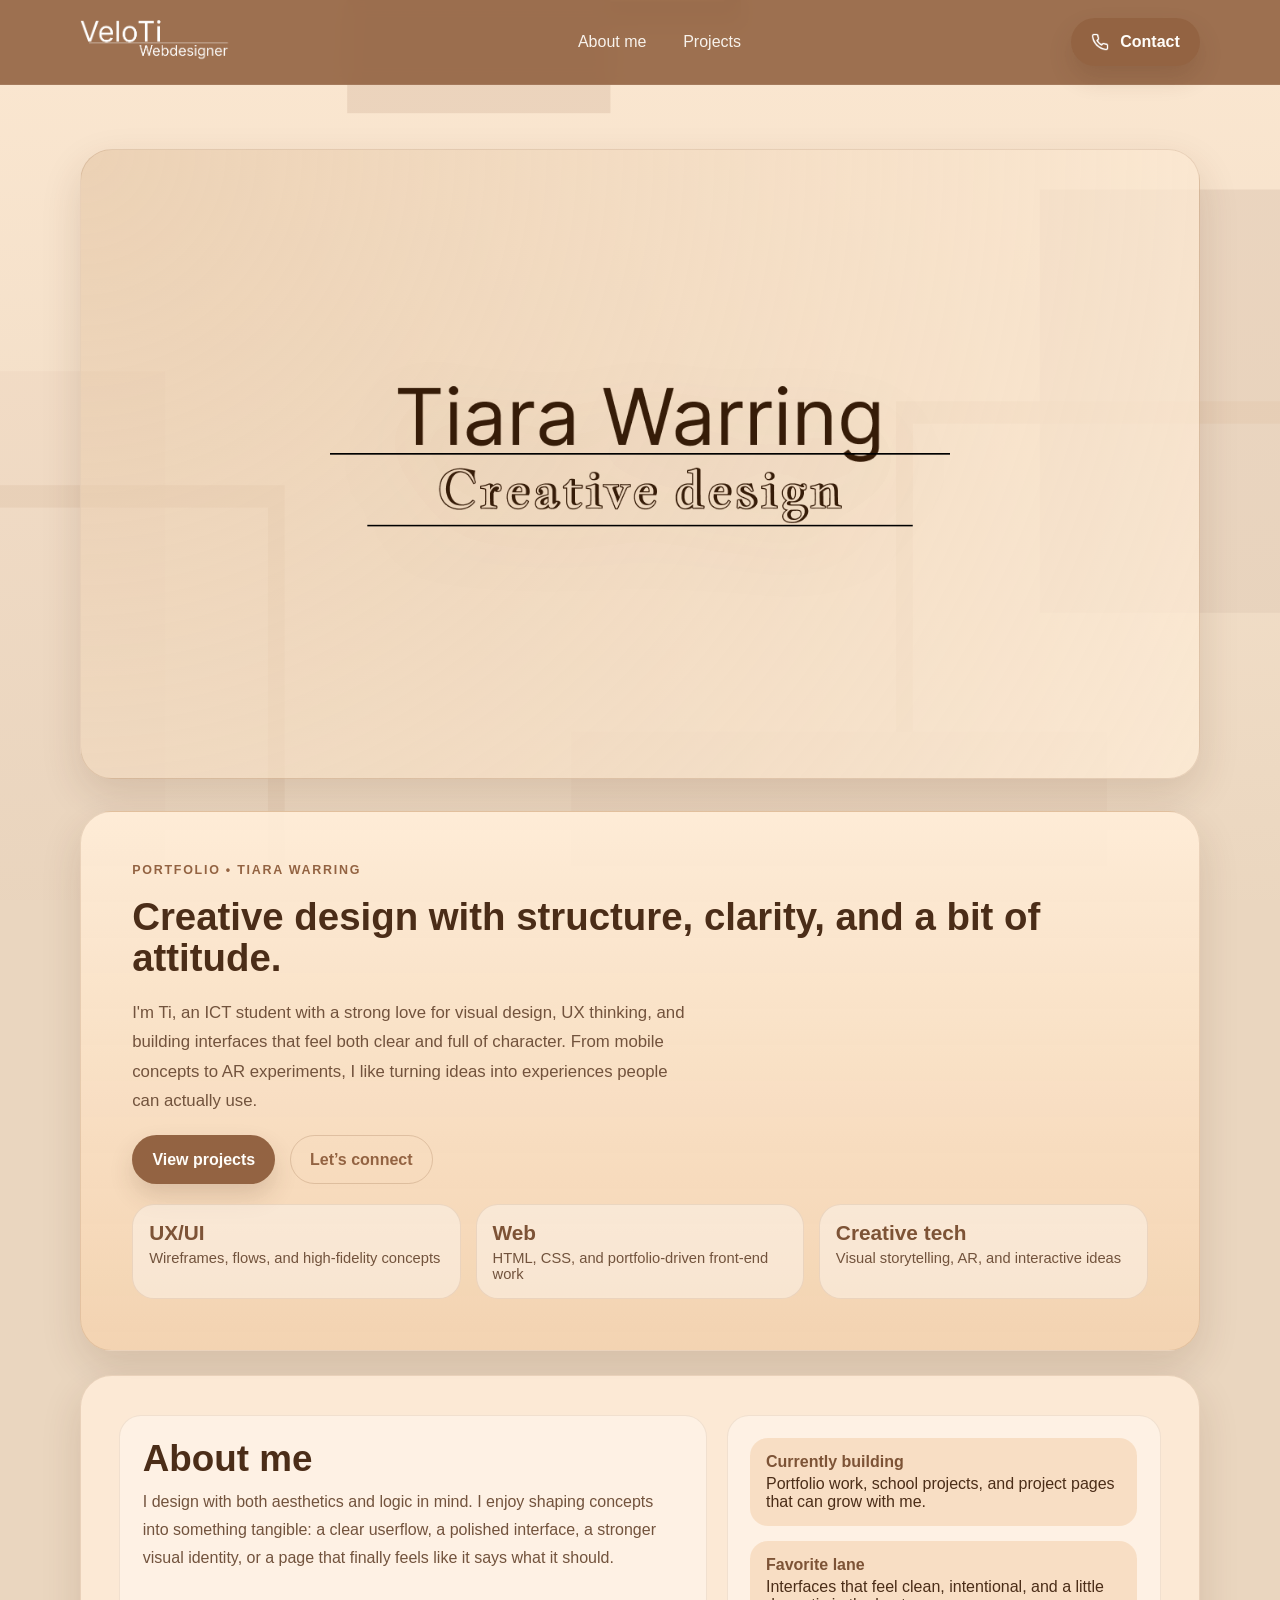
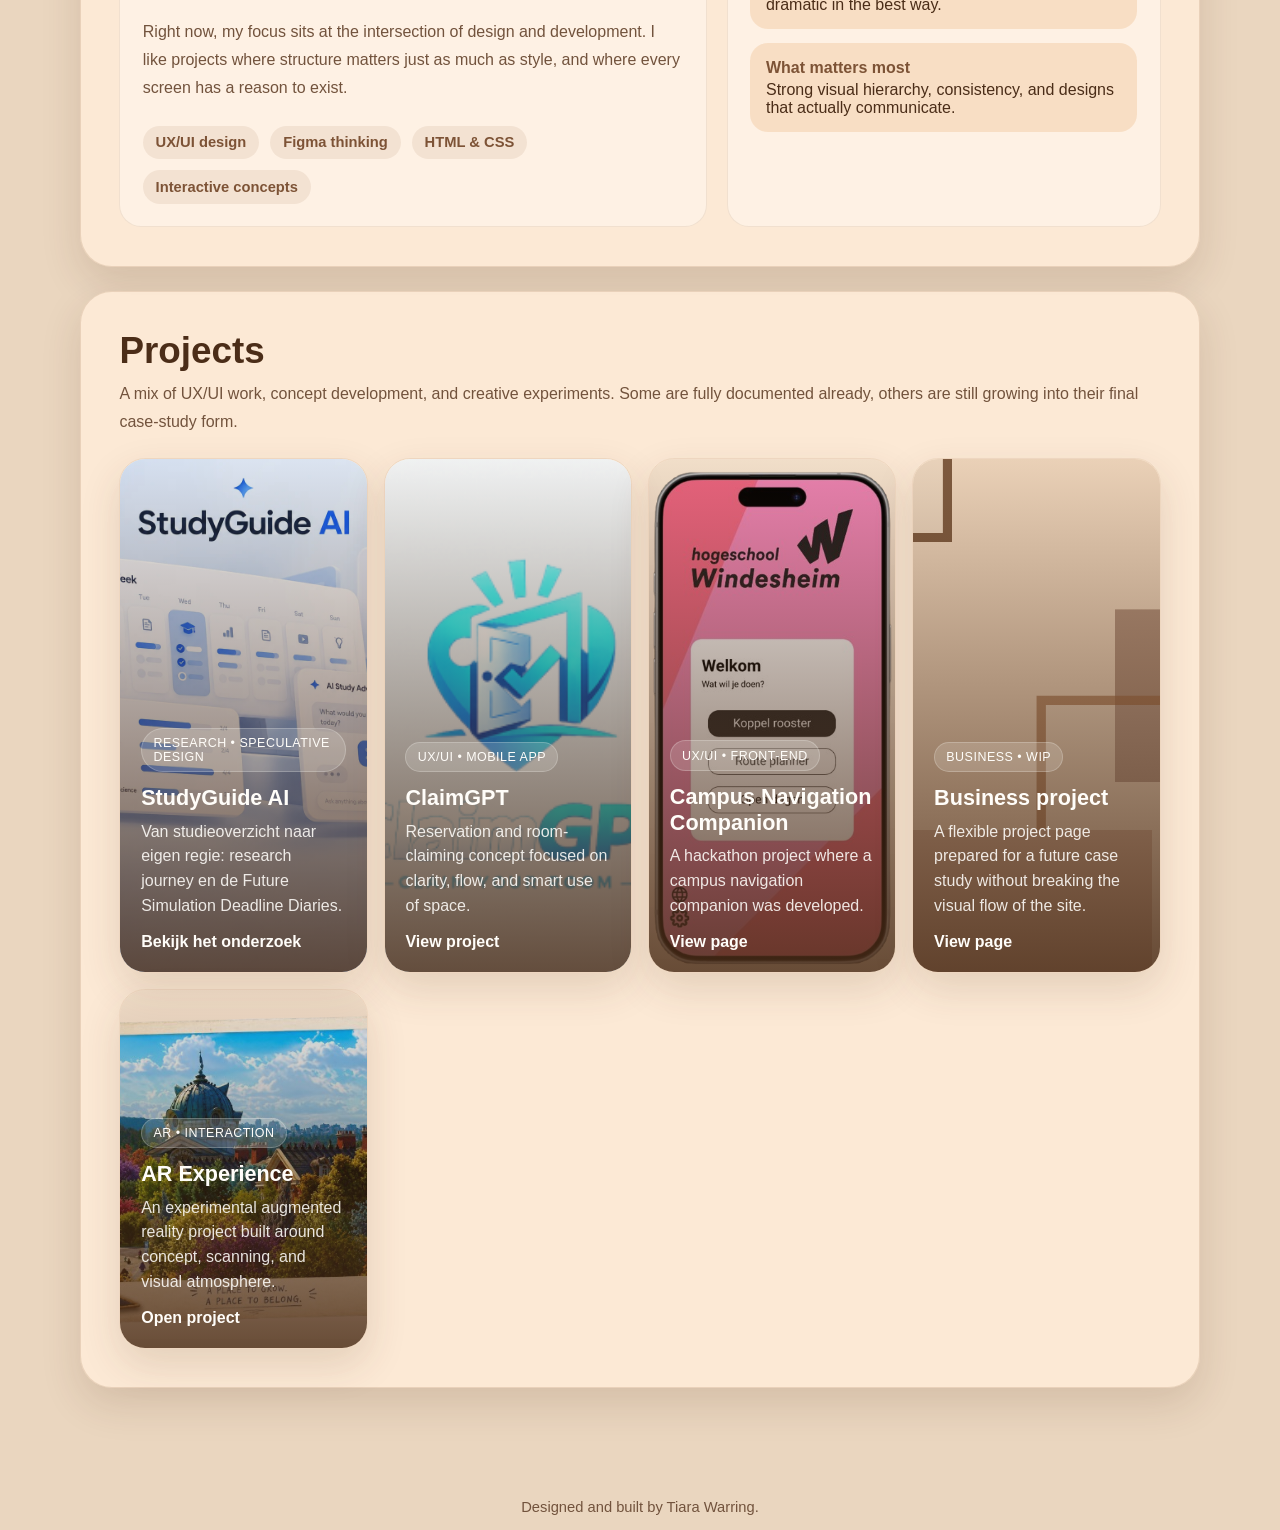
<file: index.html>
<!DOCTYPE html>
<html lang="en">
    <head>
        <meta charset="UTF-8">
        <meta http-equiv="X-UA-Compatible" content="IE=edge">
        <meta name="viewport" content="width=device-width, initial-scale=1.0">
        <meta name="description" content="Portfolio of Tiara Warring — creative design, UX/UI concepts, web work, and experimental digital projects.">
        <link rel="stylesheet" href="style.css">
        <title>VeloTi | Portfolio</title>
    </head>
    <body>
        <header class="site-header">
            <nav class="site-nav shell" aria-label="Primary navigation">
                <a href="index.html" class="brand" aria-label="Go to homepage">
                    <img src="images/logo.png" alt="VeloTi Webdesigner" class="logo">
                </a>

                <ul class="nav-links">
                    <li><a href="#aboutme">About me</a></li>
                    <li><a href="#projecten">Projects</a></li>
                </ul>

                <div class="nav-cta">
                    <a href="contact.html" class="btn">
                        <img src="images/phone_icon.png" alt="">
                        Contact
                    </a>
                </div>
            </nav>
        </header>

        <main>
            <section class="hero hero__visual" aria-label="Introduction">
                    <img src="images/eyecatcher.png" alt="Tiara Warring — creative design" width="764" height="233">
            </section>

            <section class="hero" aria-label="Introduction">
                <div class="hero__content">
                    <p class="eyebrow">Portfolio • Tiara Warring</p>
                    <h1>Creative design with structure, clarity, and a bit of attitude.</h1>
                    <p class="lead">
                        I'm Ti, an ICT student with a strong love for visual design, UX thinking, and building interfaces that feel both clear and full of character. From mobile concepts to AR experiments, I like turning ideas into experiences people can actually use.
                    </p>
                    <div class="hero__actions">
                        <a href="#projecten" class="btn">View projects</a>
                        <a href="contact.html" class="btn btn--ghost">Let’s connect</a>
                    </div>
                    <ul class="hero__stats">
                        <li>
                            <strong>UX/UI</strong>
                            <span>Wireframes, flows, and high-fidelity concepts</span>
                        </li>
                        <li>
                            <strong>Web</strong>
                            <span>HTML, CSS, and portfolio-driven front-end work</span>
                        </li>
                        <li>
                            <strong>Creative tech</strong>
                            <span>Visual storytelling, AR, and interactive ideas</span>
                        </li>
                    </ul>
                </div>
            </section>

            <section class="section-card about" id="aboutme">
                <div class="about__content stack">
                    <div class="section-heading">
                        <h2>About me</h2>
                        <p>
                            I design with both aesthetics and logic in mind. I enjoy shaping concepts into something tangible: a clear userflow, a polished interface, a stronger visual identity, or a page that finally feels like it says what it should.
                        </p>
                    </div>

                    <p>
                        Right now, my focus sits at the intersection of design and development. I like projects where structure matters just as much as style, and where every screen has a reason to exist.
                    </p>

                    <div class="chips" aria-label="Core skills">
                        <span class="chip">UX/UI design</span>
                        <span class="chip">Figma thinking</span>
                        <span class="chip">HTML & CSS</span>
                        <span class="chip">Interactive concepts</span>
                    </div>
                </div>

                <aside class="about__aside" aria-label="Quick overview">
                    <ul class="about__list">
                        <li>
                            <strong>Currently building</strong>
                            Portfolio work, school projects, and project pages that can grow with me.
                        </li>
                        <li>
                            <strong>Favorite lane</strong>
                            Interfaces that feel clean, intentional, and a little dramatic in the best way.
                        </li>
                        <li>
                            <strong>What matters most</strong>
                            Strong visual hierarchy, consistency, and designs that actually communicate.
                        </li>
                    </ul>
                </aside>
            </section>

            <section class="section-card" id="projecten">
                <div class="section-heading">
                    <h2>Projects</h2>
                    <p>
                        A mix of UX/UI work, concept development, and creative experiments. Some are fully documented already, others are still growing into their final case-study form.
                    </p>
                </div>

                <div class="projects-grid">
                    <a href="studyguideAI.html" class="project-card">
                        <img src="images/studyguide-ai-cover.webp" alt="StudyGuide AI conceptillustratie met studieplanner en AI-chat in blauw en wit" width="1254" height="1254" style="object-position:center top" loading="lazy">
                        <div class="project-card__content">
                            <span class="project-card__tag">Research • Speculative Design</span>
                            <h3>StudyGuide AI</h3>
                            <p>Van studieoverzicht naar eigen regie: research journey en de Future Simulation Deadline Diaries.</p>
                            <span class="project-card__link">Bekijk het onderzoek</span>
                        </div>
                    </a>

                    <a href="mobileApp.html" class="project-card">
                        <img src="images/ClaimGPT.PNG" alt="ClaimGPT project preview" width="402" height="315">
                        <div class="project-card__content">
                            <span class="project-card__tag">UX/UI • Mobile app</span>
                            <h3>ClaimGPT</h3>
                            <p>Reservation and room-claiming concept focused on clarity, flow, and smart use of space.</p>
                            <span class="project-card__link">View project</span>
                        </div>
                    </a>

                    <a href="hackathon.html" class="project-card">
                        <img src="images/campusCompanion.png" alt="Hackathon placeholder project cover" width="402" height="315">
                        <div class="project-card__content">
                            <span class="project-card__tag">UX/UI • Front-End</span>
                            <h3>Campus Navigation Companion</h3>
                            <p>A hackathon project where a campus navigation companion was developed.</p>
                            <span class="project-card__link">View page</span>
                        </div>
                    </a>

                    <a href="businessProject.html" class="project-card">
                        <img src="images/background.png" alt="Business project placeholder cover" width="1920" height="1006" loading="lazy">
                        <div class="project-card__content">
                            <span class="project-card__tag">Business • WIP</span>
                            <h3>Business project</h3>
                            <p>A flexible project page prepared for a future case study without breaking the visual flow of the site.</p>
                            <span class="project-card__link">View page</span>
                        </div>
                    </a>

                    <a href="projectAR.html" class="project-card">
                        <img src="images/projectAR-homepage.png" alt="AR project preview" width="674" height="372" loading="lazy">
                        <div class="project-card__content">
                            <span class="project-card__tag">AR • Interaction</span>
                            <h3>AR Experience</h3>
                            <p>An experimental augmented reality project built around concept, scanning, and visual atmosphere.</p>
                            <span class="project-card__link">Open project</span>
                        </div>
                    </a>
                </div>
            </section>
        </main>

        <footer class="site-footer">
            <p>Designed and built by Tiara Warring.</p>
        </footer>
    </body>
</html>
</file>
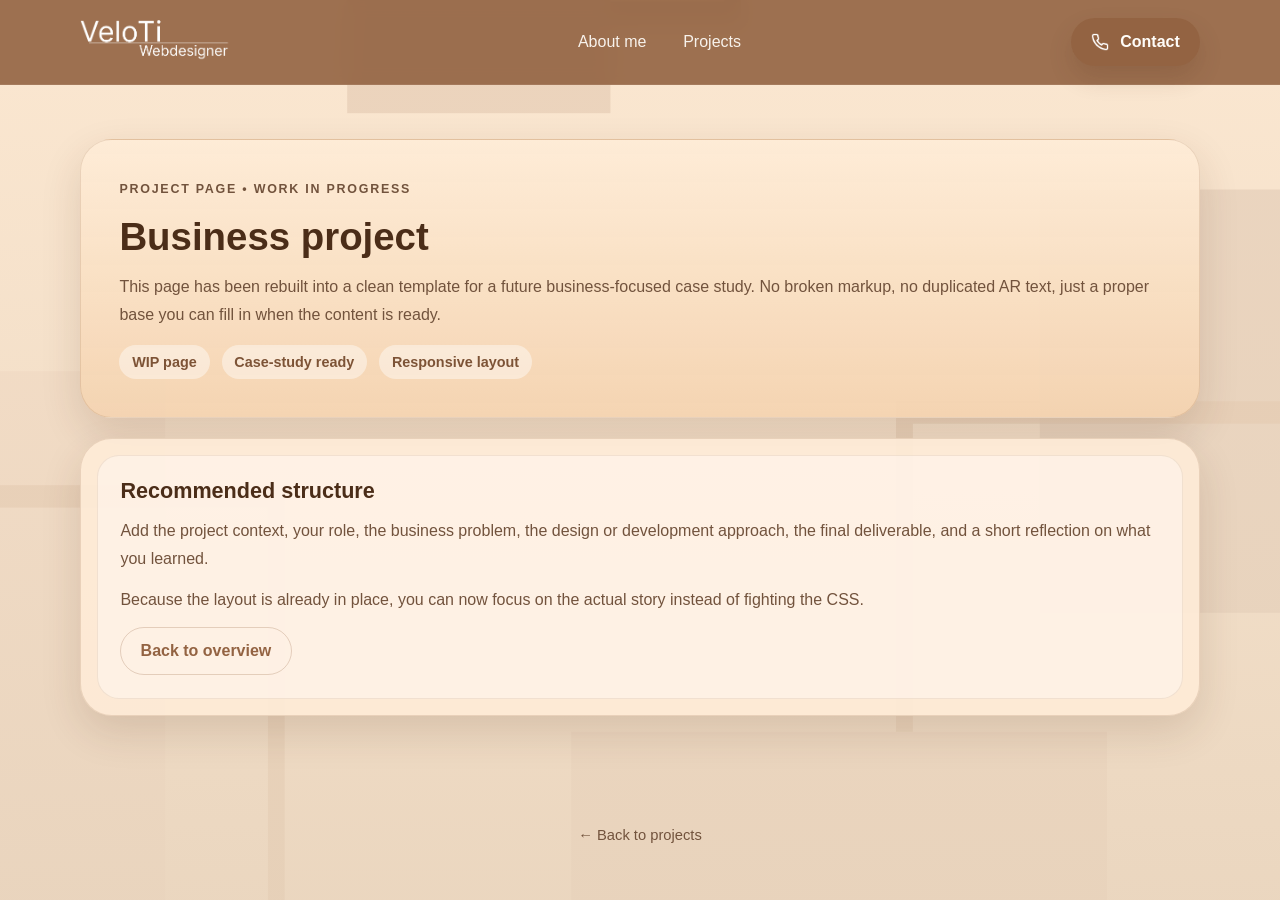
<file: businessProject.html>
<!DOCTYPE html>
<html lang="nl">
    <head>
        <meta charset="UTF-8">
        <meta http-equiv="X-UA-Compatible" content="IE=edge">
        <meta name="viewport" content="width=device-width, initial-scale=1.0">
        <link rel="stylesheet" href="style.css">
        <title>Business Project | VeloTi</title>
    </head>
    <body>
        <header class="site-header">
            <nav class="site-nav shell" aria-label="Primary navigation">
                <a href="index.html" class="brand" aria-label="Ga naar home">
                    <img src="images/logo.png" alt="VeloTi Webdesigner" class="logo">
                </a>

                <ul class="nav-links">
                    <li><a href="index.html#aboutme">About me</a></li>
                    <li><a href="index.html#projecten">Projects</a></li>
                </ul>

                <div class="nav-cta">
                    <a href="contact.html" class="btn">
                        <img src="images/phone_icon.png" alt="">
                        Contact
                    </a>
                </div>
            </nav>
        </header>

        <main>
            <section class="project-header">
                <p class="eyebrow">Project page • Work in progress</p>
                <h1>Business project</h1>
                <p>
                    This page has been rebuilt into a clean template for a future business-focused case study. No broken markup, no duplicated AR text, just a proper base you can fill in when the content is ready.
                </p>
                <div class="project-meta">
                    <span>WIP page</span>
                    <span>Case-study ready</span>
                    <span>Responsive layout</span>
                </div>
            </section>

            <div class="project-layout">
                <section class="project-section">
                    <div class="content-grid content-grid--single">
                        <article class="project-placeholder">
                            <h2>Recommended structure</h2>
                            <p>
                                Add the project context, your role, the business problem, the design or development approach, the final deliverable, and a short reflection on what you learned.
                            </p>
                            <p>
                                Because the layout is already in place, you can now focus on the actual story instead of fighting the CSS.
                            </p>
                            <a href="index.html#projecten" class="btn btn--ghost">Back to overview</a>
                        </article>
                    </div>
                </section>
            </div>
        </main>

        <footer class="site-footer">
            <p><a href="index.html#projecten">← Back to projects</a></p>
        </footer>
    </body>
</html>
</file>
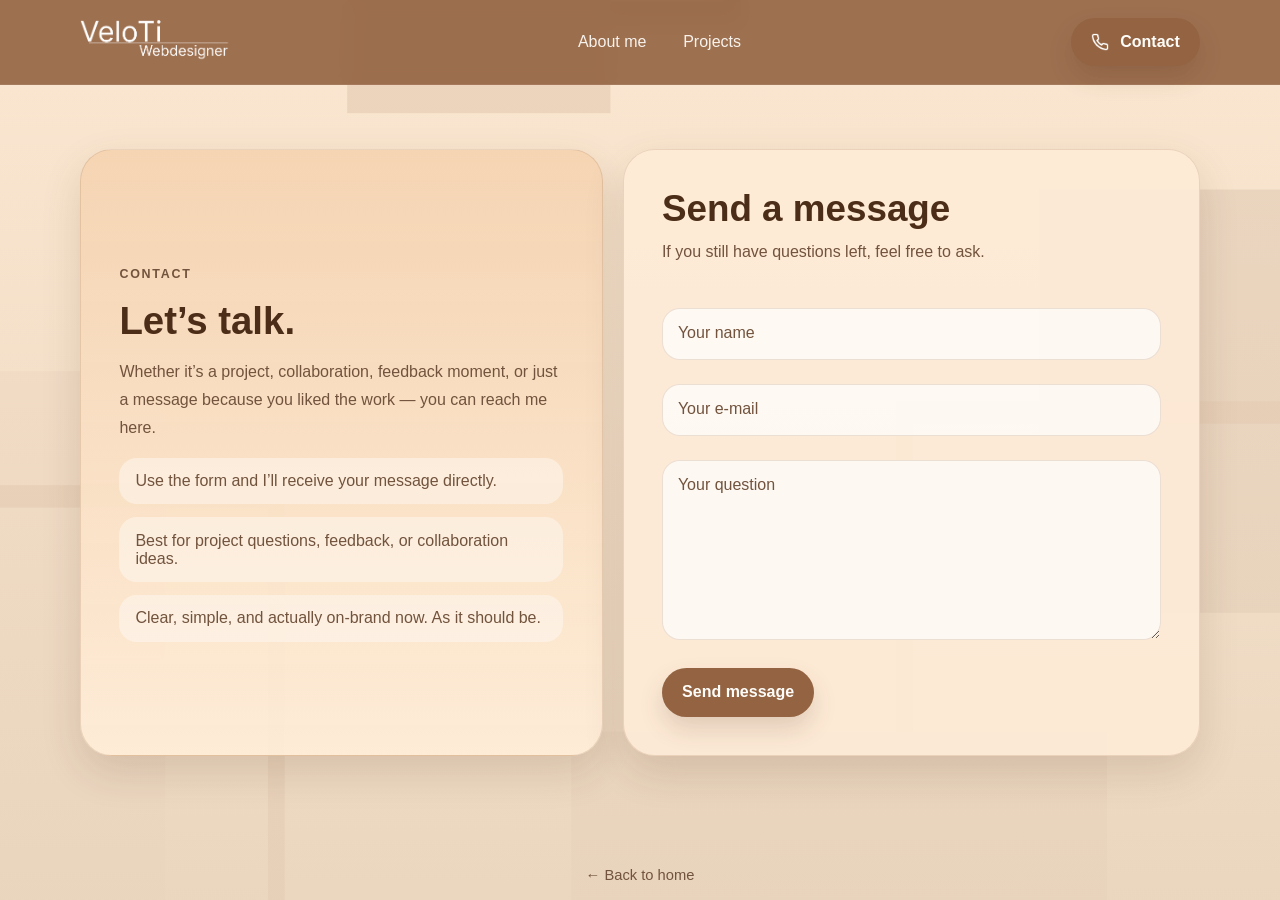
<file: contact.html>
<!DOCTYPE html>
<html lang="en">
    <head>
        <meta charset="UTF-8">
        <meta http-equiv="X-UA-Compatible" content="IE=edge">
        <meta name="viewport" content="width=device-width, initial-scale=1.0">
        <link rel="stylesheet" href="style.css">
        <title>Contact | VeloTi</title>
    </head>
    <body>
        <header class="site-header">
            <nav class="site-nav shell" aria-label="Primary navigation">
                <a href="index.html" class="brand" aria-label="Go to homepage">
                    <img src="images/logo.png" alt="VeloTi Webdesigner" class="logo">
                </a>

                <ul class="nav-links">
                    <li><a href="index.html#aboutme">About me</a></li>
                    <li><a href="index.html#projecten">Projects</a></li>
                </ul>

                <div class="nav-cta">
                    <a href="contact.html" class="btn">
                        <img src="images/phone_icon.png" alt="">
                        Contact
                    </a>
                </div>
            </nav>
        </header>

        <main>
            <section class="contact-layout">
                <div class="contact-copy">
                    <p class="eyebrow">Contact</p>
                    <h1>Let’s talk.</h1>
                    <p>
                        Whether it’s a project, collaboration, feedback moment, or just a message because you liked the work — you can reach me here.
                    </p>
                    <ul class="contact-points">
                        <li>Use the form and I’ll receive your message directly.</li>
                        <li>Best for project questions, feedback, or collaboration ideas.</li>
                        <li>Clear, simple, and actually on-brand now. As it should be.</li>
                    </ul>
                </div>

                <section class="contact-card" aria-labelledby="contact-heading">
                    <div class="section-heading">
                        <h2 id="contact-heading">Send a message</h2>
                        <p>If you still have questions left, feel free to ask.</p>
                    </div>

                    <form action="https://api.web3forms.com/submit" method="POST" class="stack">
                        <input type="hidden" name="access_key" value="d45542b0-2563-43b4-baf3-13c06dbe80e3">

                        <div class="input-box">
                            <input type="text" name="name" placeholder=" " required>
                            <span>Your name</span>
                        </div>

                        <div class="input-box">
                            <input type="email" name="email" placeholder=" " required>
                            <span>Your e-mail</span>
                        </div>

                        <div class="input-box">
                            <textarea name="message" required placeholder=" "></textarea>
                            <span>Your question</span>
                        </div>

                        <button class="btn btn--submit" type="submit">Send message</button>
                    </form>
                </section>
            </section>
        </main>

        <footer class="site-footer">
            <p><a href="index.html">← Back to home</a></p>
        </footer>
    </body>
</html>
</file>
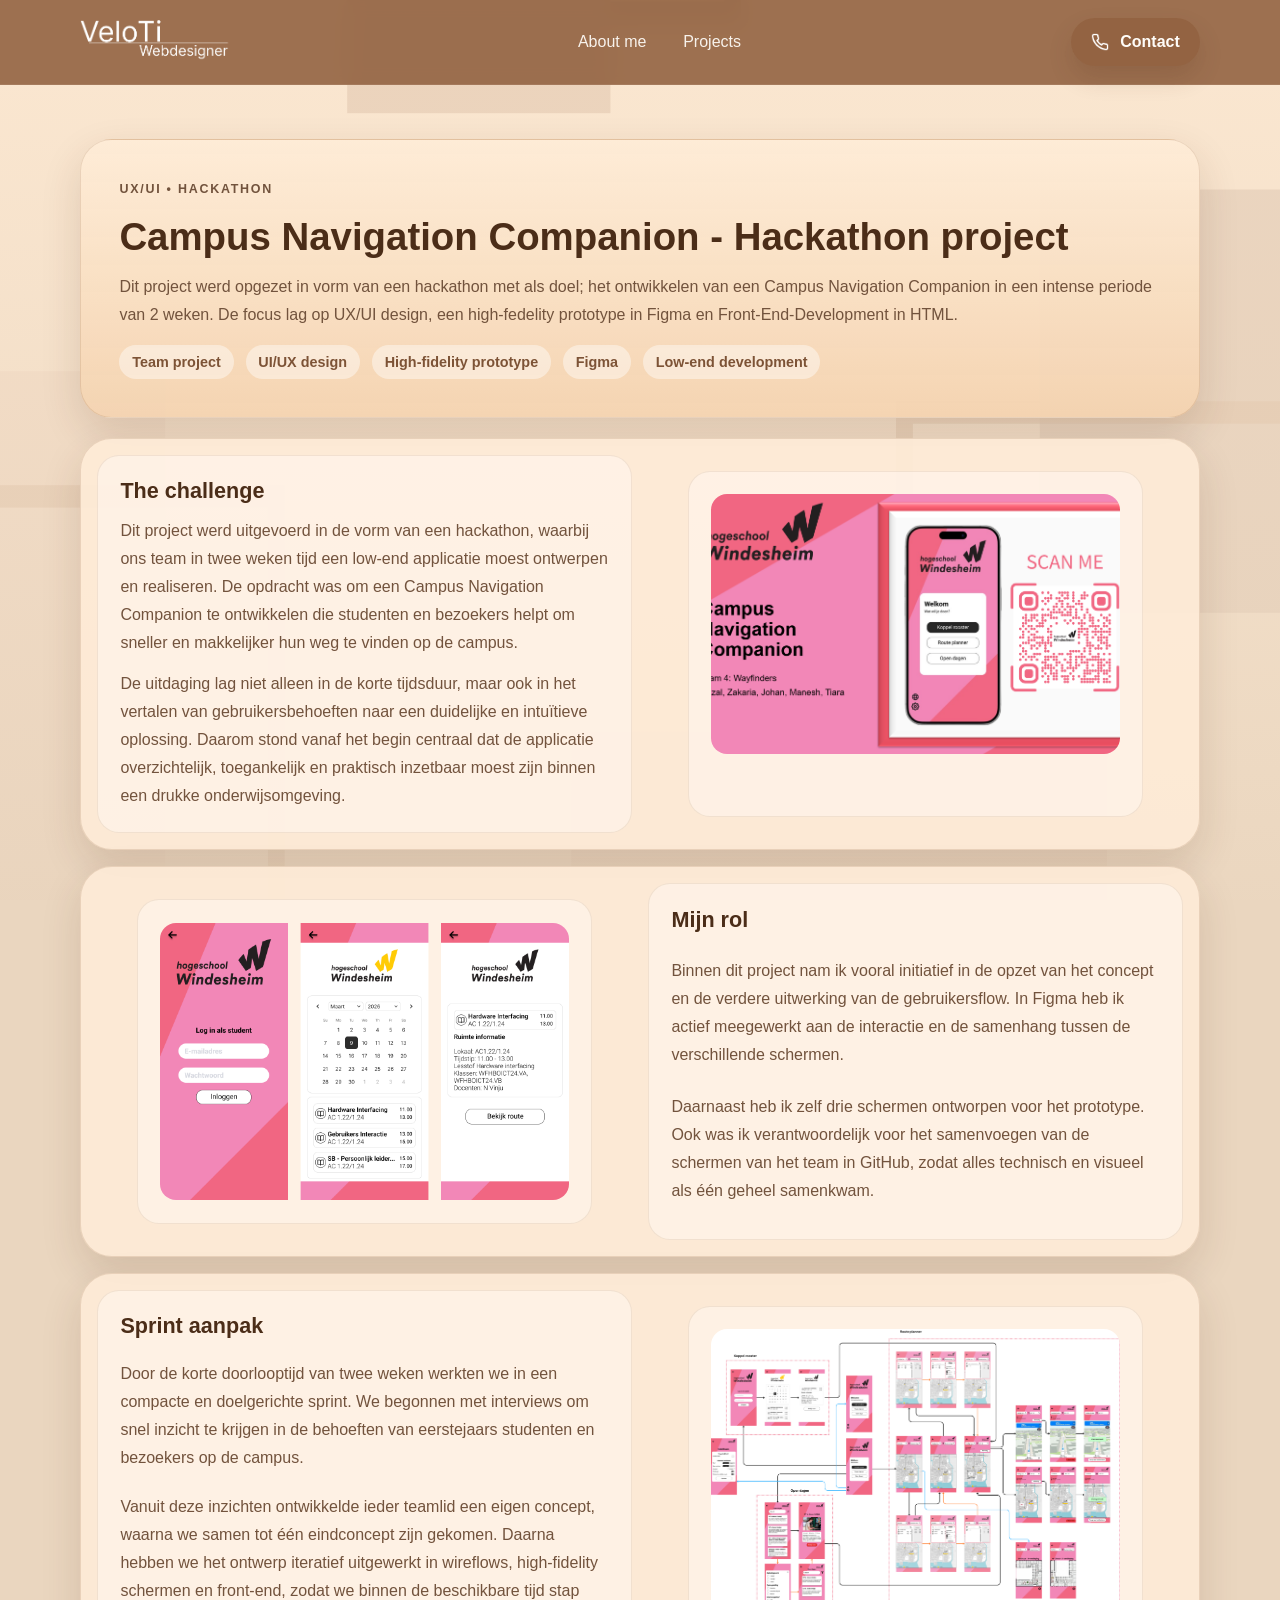
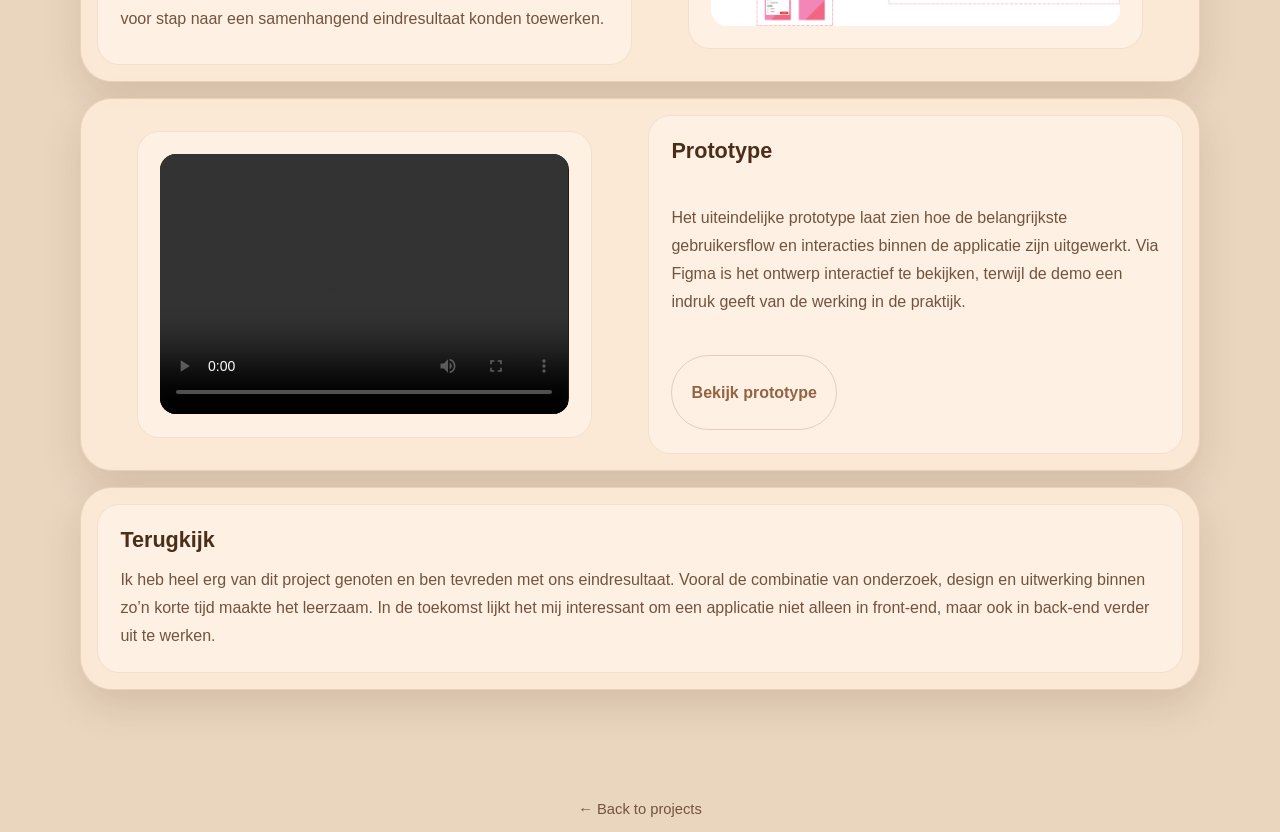
<file: hackathon.html>
<!DOCTYPE html>
<html lang="nl">
    <head>
        <meta charset="UTF-8">
        <meta http-equiv="X-UA-Compatible" content="IE=edge">
        <meta name="viewport" content="width=device-width, initial-scale=1.0">
        <link rel="stylesheet" href="style.css">
        <title>Hackathon Project | VeloTi</title>
    </head>
    <body>
        <header class="site-header">
            <nav class="site-nav shell" aria-label="Primary navigation">
                <a href="index.html" class="brand" aria-label="Ga naar home">
                    <img src="images/logo.png" alt="VeloTi Webdesigner" class="logo">
                </a>

                <ul class="nav-links">
                    <li><a href="index.html#aboutme">About me</a></li>
                    <li><a href="index.html#projecten">Projects</a></li>
                </ul>

                <div class="nav-cta">
                    <a href="contact.html" class="btn">
                        <img src="images/phone_icon.png" alt="">
                        Contact
                    </a>
                </div>
            </nav>
        </header>

        <main>
            <section class="project-header">
                <p class="eyebrow">UX/UI • Hackathon</p>
                <h1>Campus Navigation Companion - Hackathon project</h1>
                <p>
                    Dit project werd opgezet in vorm van een hackathon met als doel; het ontwikkelen van een Campus Navigation Companion in een intense periode van 2 weken. De focus lag op UX/UI design, een high-fedelity prototype in Figma en Front-End-Development in HTML. 
                </p>
                <div class="project-meta">
                    <span>Team project</span>
                    <span>UI/UX design</span>
                    <span>High-fidelity prototype</span>
                    <span>Figma</span>
                    <span>Low-end development</span>
                </div>
            </section>

            <div class="project-layout">
                <section class="project-section">
                    <div class="content-grid">
                        <article class="project-placeholder">
                            <h2>The challenge</h2>
                            <p>
                                Dit project werd uitgevoerd in de vorm van een hackathon, waarbij ons team in twee weken tijd een low-end applicatie moest ontwerpen en realiseren. De opdracht was om een Campus Navigation Companion te ontwikkelen die studenten en bezoekers helpt om sneller en makkelijker hun weg te vinden op de campus.
                            </p>
                            <p>
                                De uitdaging lag niet alleen in de korte tijdsduur, maar ook in het vertalen van gebruikersbehoeften naar een duidelijke en intuïtieve oplossing. Daarom stond vanaf het begin centraal dat de applicatie overzichtelijk, toegankelijk en praktisch inzetbaar moest zijn binnen een drukke onderwijsomgeving.
                            </p>
                        </article>

                        <figure class="media-card">
                            <img src="images/cover.png" alt="Visuele cover van het hackathonproject Campus Navigation Companion" width="1648" height="1653">
                        </figure>
                    </div>
                </section>

                <section class="project-section">
                    <div class="content-grid">
                        <figure class="media-card">
                            <img src="images/3HFCNC.png" alt="Drie door mij ontworpen schermen voor de Campus Navigation Companion" width="1648" height="1653">
                        </figure>

                        <article class="project-placeholder">
                            <h2>Mijn rol</h2>
                            <p>
                                Binnen dit project nam ik vooral initiatief in de opzet van het concept en de verdere uitwerking van de gebruikersflow. In Figma heb ik actief meegewerkt aan de interactie en de samenhang tussen de verschillende schermen.
                            </p>
                            <p>
                                Daarnaast heb ik zelf drie schermen ontworpen voor het prototype. Ook was ik verantwoordelijk voor het samenvoegen van de schermen van het team in GitHub, zodat alles technisch en visueel als één geheel samenkwam.
                            </p>
                        </article>
                    </div>
                </section> 

                <section class="project-section">
                    <div class="content-grid">
                        <article class="project-placeholder">
                            <h2>Sprint aanpak</h2>
                            <p>
                                Door de korte doorlooptijd van twee weken werkten we in een compacte en doelgerichte sprint. We begonnen met interviews om snel inzicht te krijgen in de behoeften van eerstejaars studenten en bezoekers op de campus.
                            </p>
                            <p>
                                Vanuit deze inzichten ontwikkelde ieder teamlid een eigen concept, waarna we samen tot één eindconcept zijn gekomen. Daarna hebben we het ontwerp iteratief uitgewerkt in wireflows, high-fidelity schermen en front-end, zodat we binnen de beschikbare tijd stap voor stap naar een samenhangend eindresultaat konden toewerken.
                            </p>
                        </article>

                        <figure class="media-card">
                            <img src="images/HF wireflow.png" alt="Wireflow van de Campus Navigation Companion" width="1648" height="1653">
                        </figure>
                    </div>
                </section>

                <section class="project-section">
                    <div class="content-grid">
                        <figure class="media-card">
                            <video controls preload="metadata">
                                <source src="images/FigmaDEMO.mp4" type="video/mp4">
                                Je browser ondersteunt deze video niet.
                            </video>
                        </figure>

                        <article class="project-placeholder">
                            <h2>Prototype</h2>
                            <p>
                                Het uiteindelijke prototype laat zien hoe de belangrijkste gebruikersflow en interacties binnen de applicatie zijn uitgewerkt. Via Figma is het ontwerp interactief te bekijken, terwijl de demo een indruk geeft van de werking in de praktijk.
                            </p>
                            <a href="https://www.figma.com/proto/SNSWBb3yKurHSHyHKenTQr/Campus-navigation-companion?page-id=0%3A1&node-id=35-140&p=f&viewport=-351%2C259%2C0.11&t=nf53rn8CDxzBfuu6-1&scaling=scale-down&content-scaling=fixed&starting-point-node-id=35%3A140" class="btn btn--ghost">Bekijk prototype</a>
                        </article>
                    </div>
                </section>

                <section class="project-section">
                    <div class="content-grid content-grid--single">
                        <article class="project-placeholder">
                            <h2>Terugkijk</h2>
                            <p>
                                Ik heb heel erg van dit project genoten en ben tevreden met ons eindresultaat. Vooral de combinatie van onderzoek, design en uitwerking binnen zo’n korte tijd maakte het leerzaam. In de toekomst lijkt het mij interessant om een applicatie niet alleen in front-end, maar ook in back-end verder uit te werken.
                            </p>
                        </article>
                    </div>
                </section>
            </div>
        </main>

        <footer class="site-footer">
            <p><a href="index.html#projecten">← Back to projects</a></p>
        </footer>
    </body>
</html>
</file>
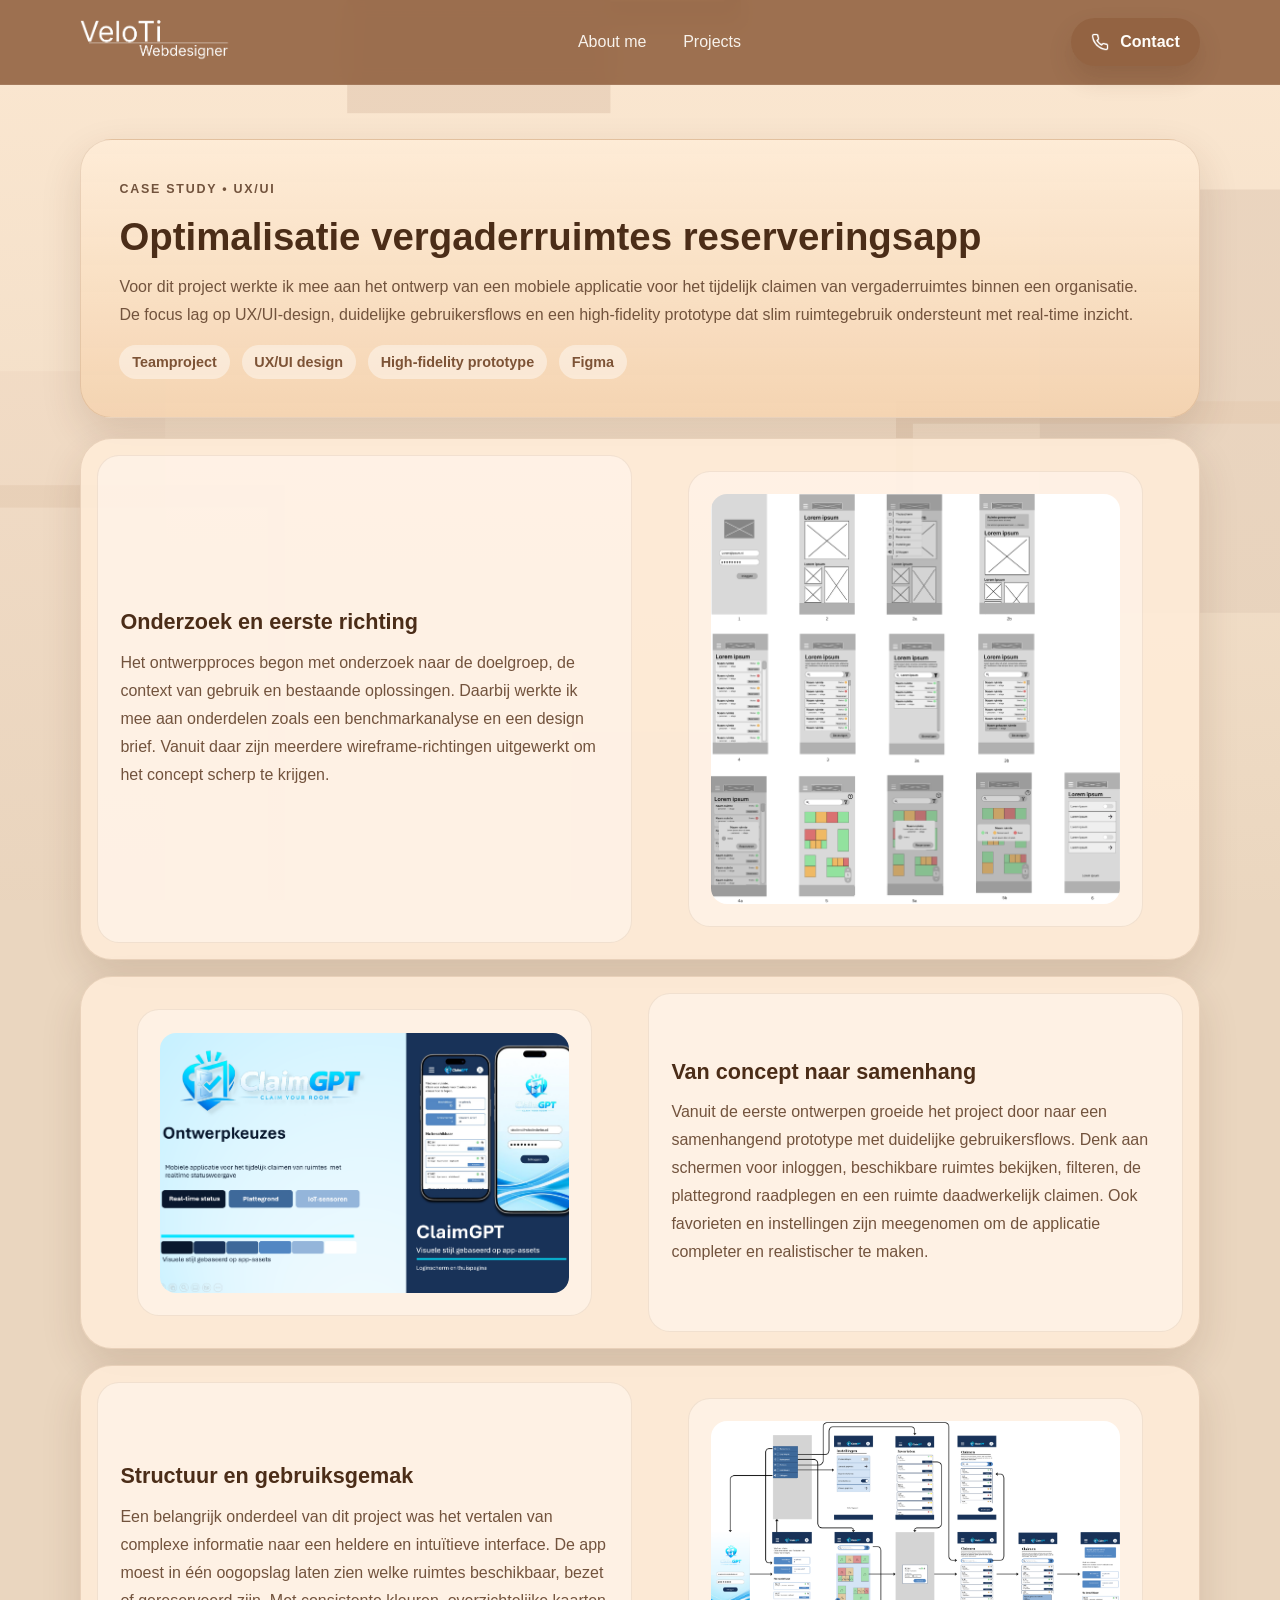
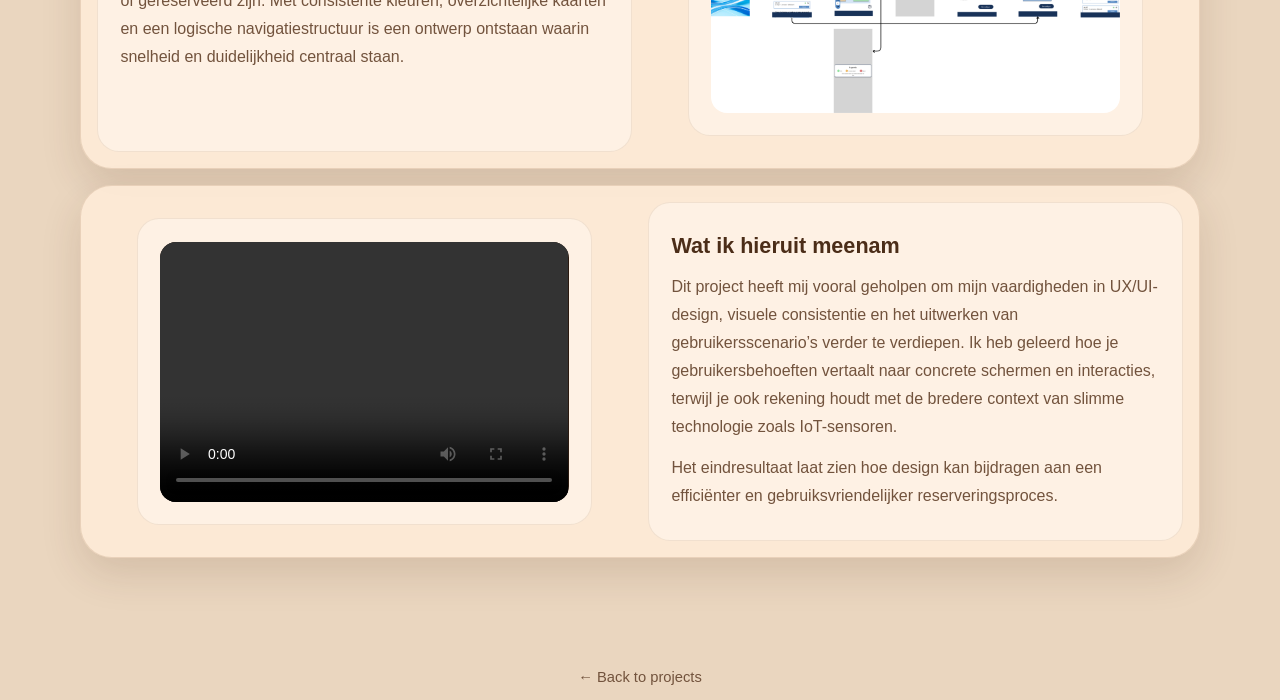
<file: mobileApp.html>
<!DOCTYPE html>
<html lang="nl">
    <head>
        <meta charset="UTF-8">
        <meta http-equiv="X-UA-Compatible" content="IE=edge">
        <meta name="viewport" content="width=device-width, initial-scale=1.0">
        <link rel="stylesheet" href="style.css">
        <title>ClaimGPT | VeloTi</title>
    </head>
    <body>
        <header class="site-header">
            <nav class="site-nav shell" aria-label="Primary navigation">
                <a href="index.html" class="brand" aria-label="Ga naar home">
                    <img src="images/logo.png" alt="VeloTi Webdesigner" class="logo">
                </a>

                <ul class="nav-links">
                    <li><a href="index.html#aboutme">About me</a></li>
                    <li><a href="index.html#projecten">Projects</a></li>
                </ul>

                <div class="nav-cta">
                    <a href="contact.html" class="btn">
                        <img src="images/phone_icon.png" alt="">
                        Contact
                    </a>
                </div>
            </nav>
        </header>

        <main>
            <section class="project-header">
                <p class="eyebrow">Case study • UX/UI</p>
                <h1>Optimalisatie vergaderruimtes reserveringsapp</h1>
                <p>
                    Voor dit project werkte ik mee aan het ontwerp van een mobiele applicatie voor het tijdelijk claimen van vergaderruimtes binnen een organisatie. De focus lag op UX/UI-design, duidelijke gebruikersflows en een high-fidelity prototype dat slim ruimtegebruik ondersteunt met real-time inzicht.
                </p>
                <div class="project-meta">
                    <span>Teamproject</span>
                    <span>UX/UI design</span>
                    <span>High-fidelity prototype</span>
                    <span>Figma</span>
                </div>
            </section>

            <div class="project-layout">
                <section class="project-section">
                    <div class="content-grid">
                        <article class="copy-card">
                            <h2>Onderzoek en eerste richting</h2>
                            <p>
                                Het ontwerpproces begon met onderzoek naar de doelgroep, de context van gebruik en bestaande oplossingen. Daarbij werkte ik mee aan onderdelen zoals een benchmarkanalyse en een design brief. Vanuit daar zijn meerdere wireframe-richtingen uitgewerkt om het concept scherp te krijgen.
                            </p>
                        </article>

                        <figure class="media-card">
                            <img src="images/overzichtMFwireframes.png" alt="Overzicht van wireframes voor de vergaderruimtes app" width="1648" height="1653">
                        </figure>
                    </div>
                </section>

                <section class="project-section">
                    <div class="content-grid">
                        <figure class="media-card">
                            <img src="images/CGPTontwerpkeuzes.png" alt="Ontwerpkeuzes en visuele stijl van ClaimGPT" width="1919" height="1079" loading="lazy">
                        </figure>

                        <article class="copy-card">
                            <h2>Van concept naar samenhang</h2>
                            <p>
                                Vanuit de eerste ontwerpen groeide het project door naar een samenhangend prototype met duidelijke gebruikersflows. Denk aan schermen voor inloggen, beschikbare ruimtes bekijken, filteren, de plattegrond raadplegen en een ruimte daadwerkelijk claimen. Ook favorieten en instellingen zijn meegenomen om de applicatie completer en realistischer te maken.
                            </p>
                        </article>
                    </div>
                </section>

                <section class="project-section">
                    <div class="content-grid">
                        <article class="copy-card">
                            <h2>Structuur en gebruiksgemak</h2>
                            <p>
                                Een belangrijk onderdeel van dit project was het vertalen van complexe informatie naar een heldere en intuïtieve interface. De app moest in één oogopslag laten zien welke ruimtes beschikbaar, bezet of gereserveerd zijn. Met consistente kleuren, overzichtelijke kaarten en een logische navigatiestructuur is een ontwerp ontstaan waarin snelheid en duidelijkheid centraal staan.
                            </p>
                        </article>

                        <figure class="media-card">
                            <img src="images/wireflow.png" alt="Gebruikersflow van de reserveringsapp" width="2353" height="1681" loading="lazy">
                        </figure>
                    </div>
                </section>

                <section class="project-section">
                    <div class="content-grid">
                        <figure class="media-card">
                            <video controls preload="metadata">
                                <source src="images/HighFidelityDEMO.mp4" type="video/mp4">
                                Je browser ondersteunt deze video niet.
                            </video>
                        </figure>

                        <article class="copy-card">
                            <h2>Wat ik hieruit meenam</h2>
                            <p>
                                Dit project heeft mij vooral geholpen om mijn vaardigheden in UX/UI-design, visuele consistentie en het uitwerken van gebruikersscenario’s verder te verdiepen. Ik heb geleerd hoe je gebruikersbehoeften vertaalt naar concrete schermen en interacties, terwijl je ook rekening houdt met de bredere context van slimme technologie zoals IoT-sensoren.
                            </p>
                            <p>
                                Het eindresultaat laat zien hoe design kan bijdragen aan een efficiënter en gebruiksvriendelijker reserveringsproces.
                            </p>
                        </article>
                    </div>
                </section>
            </div>
        </main>

        <footer class="site-footer">
            <p><a href="index.html#projecten">← Back to projects</a></p>
        </footer>
    </body>
</html>
</file>
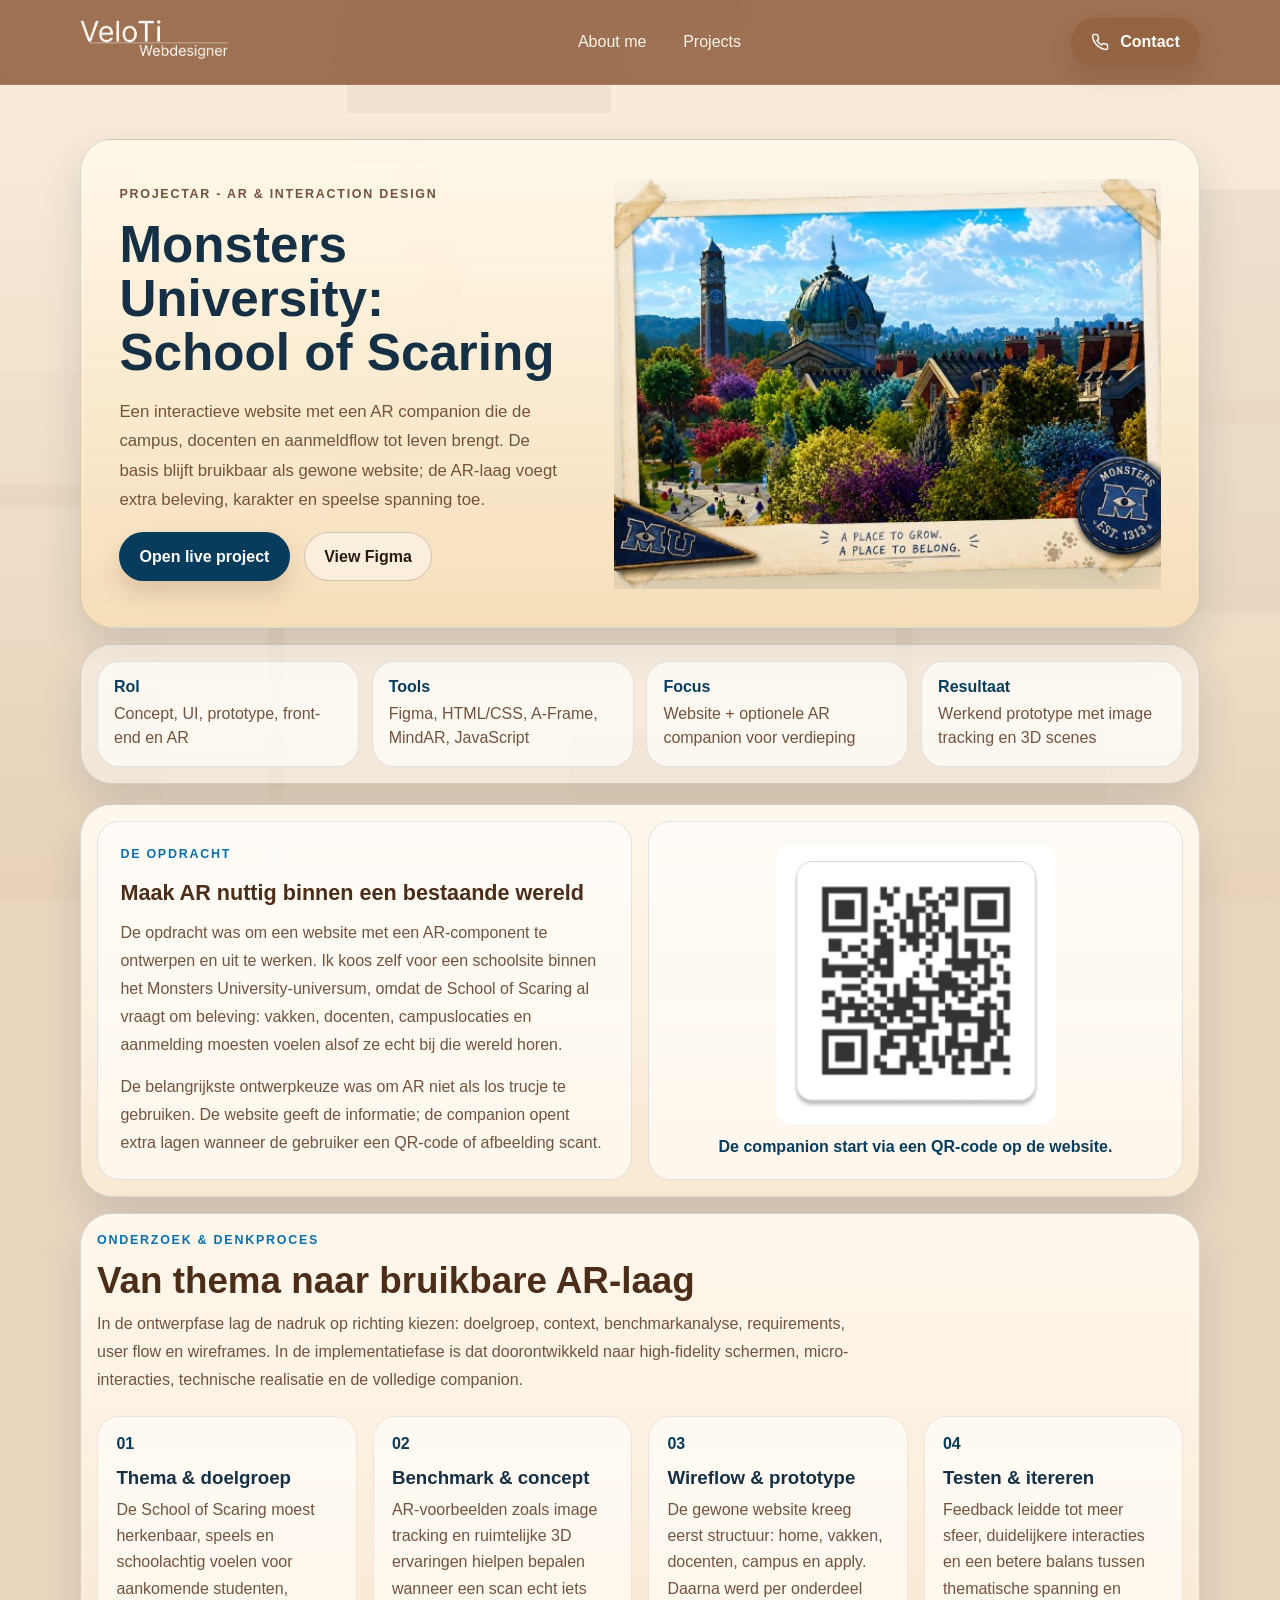
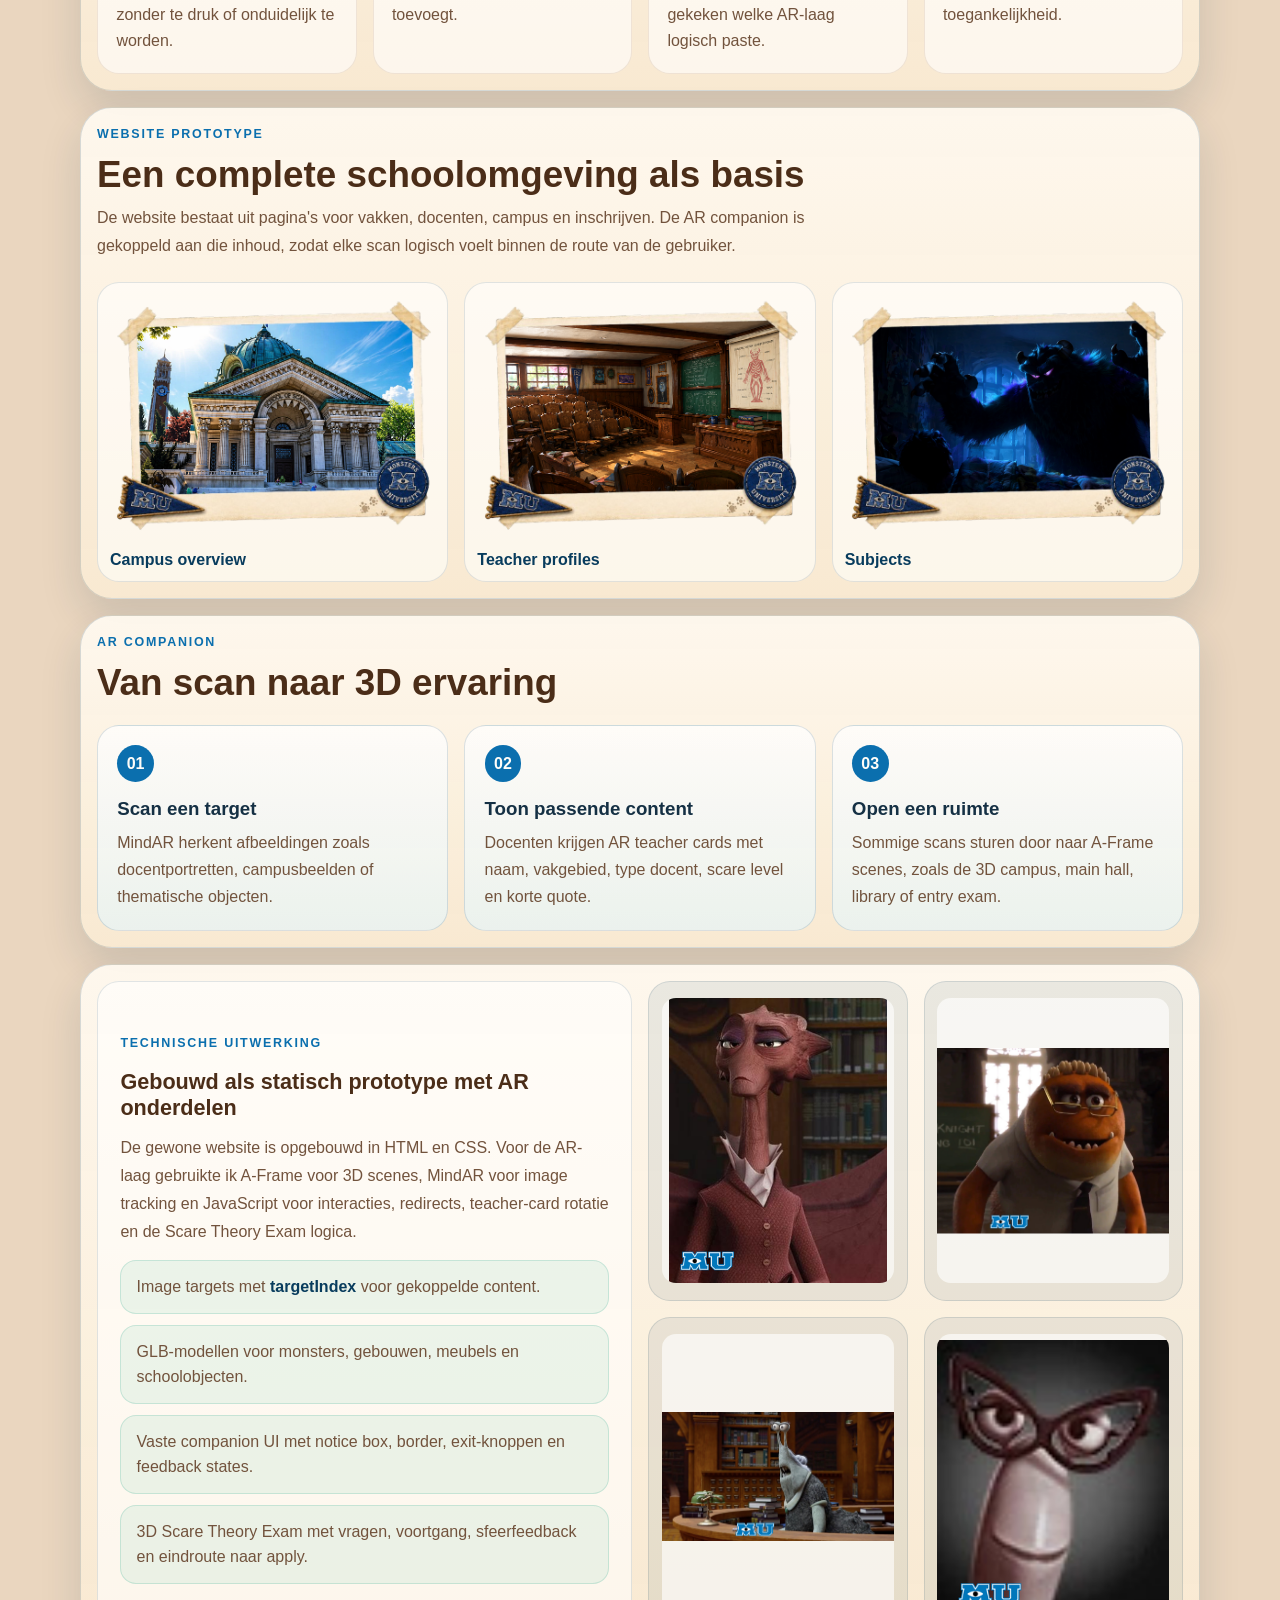
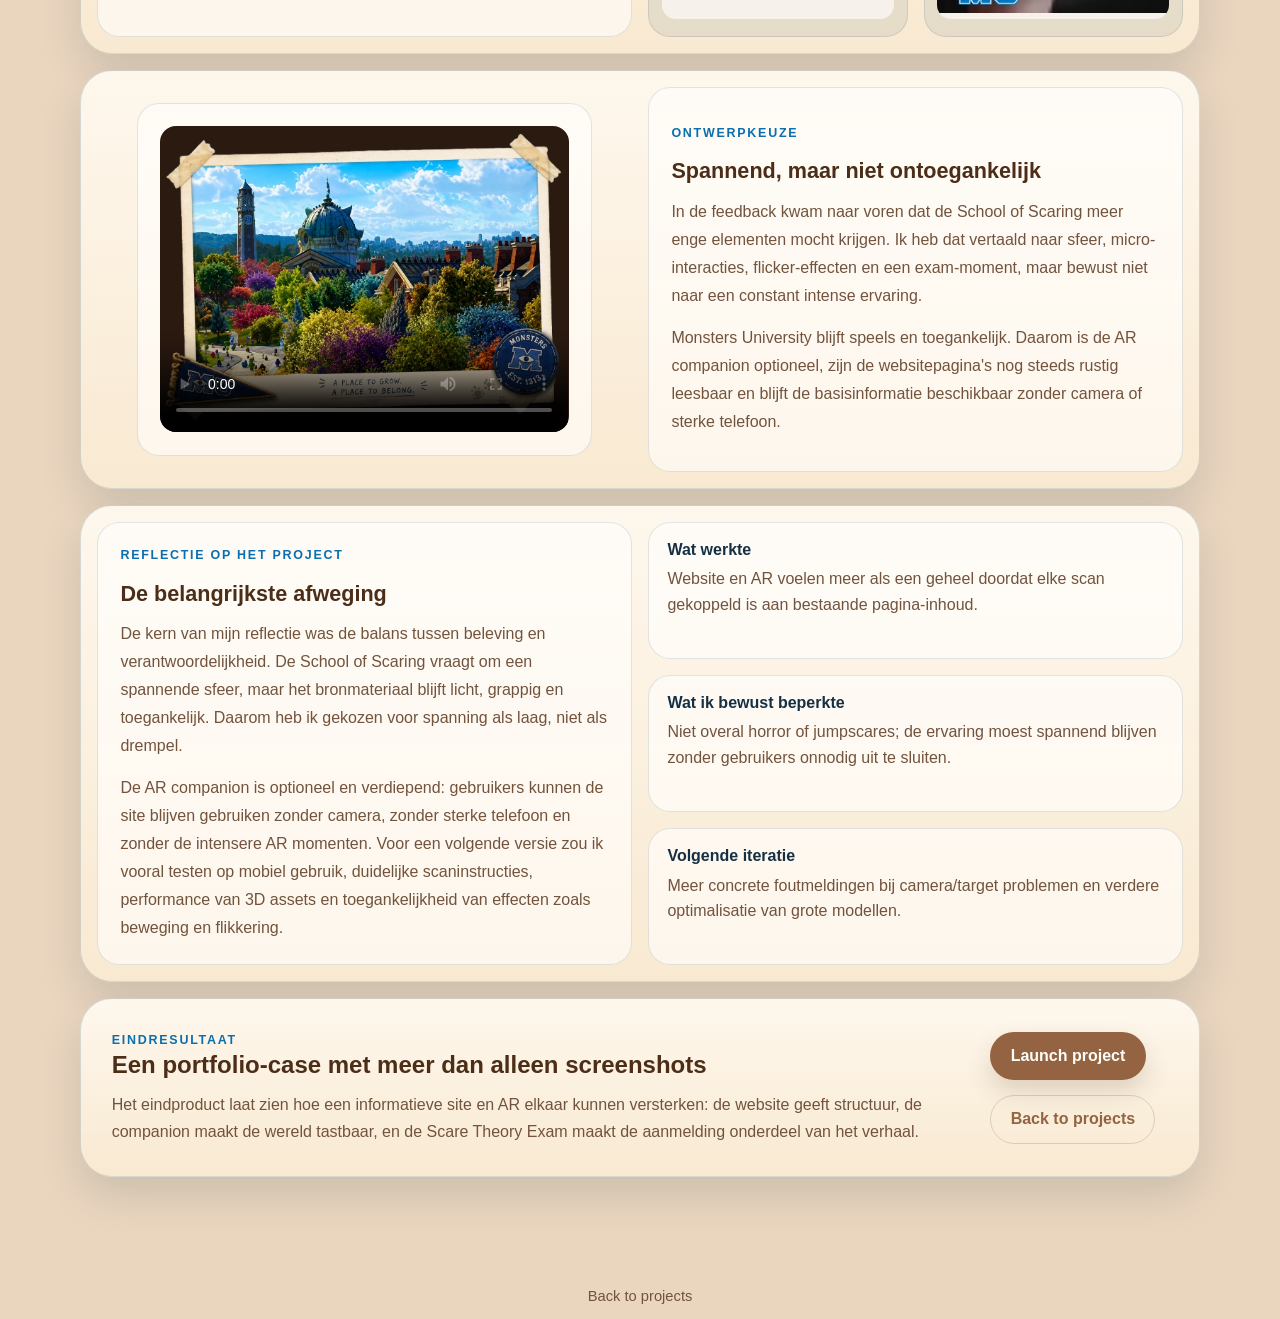
<file: projectAR.html>
<!DOCTYPE html>
<html lang="nl">
    <head>
        <meta charset="UTF-8">
        <meta http-equiv="X-UA-Compatible" content="IE=edge">
        <meta name="viewport" content="width=device-width, initial-scale=1.0">
        <meta name="description" content="Portfolio case study voor ProjectAR: Monsters University School of Scaring met website en AR companion.">
        <link rel="stylesheet" href="style.css">
        <title>ProjectAR | VeloTi</title>
    </head>
    <body class="project-ar-page">
        <header class="site-header">
            <nav class="site-nav shell" aria-label="Primary navigation">
                <a href="index.html" class="brand" aria-label="Ga naar home">
                    <img src="images/logo.png" alt="VeloTi Webdesigner" class="logo">
                </a>

                <ul class="nav-links">
                    <li><a href="index.html#aboutme">About me</a></li>
                    <li><a href="index.html#projecten">Projects</a></li>
                </ul>

                <div class="nav-cta">
                    <a href="contact.html" class="btn">
                        <img src="images/phone_icon.png" alt="">
                        Contact
                    </a>
                </div>
            </nav>
        </header>

        <main>
            <section class="ar-hero" aria-labelledby="project-title">
                <div class="ar-hero__content">
                    <div class="ar-hero__copy">
                        <p class="eyebrow">ProjectAR - AR & interaction design</p>
                        <h1 id="project-title">Monsters University: School of Scaring</h1>
                        <p class="lead">
                            Een interactieve website met een AR companion die de campus, docenten en aanmeldflow tot leven brengt. De basis blijft bruikbaar als gewone website; de AR-laag voegt extra beleving, karakter en speelse spanning toe.
                        </p>
                        <div class="hero__actions">
                            <a href="https://schoolofscaring.velo45145.workers.dev" class="btn">Open live project</a>
                            <a href="https://www.figma.com/design/XzP3EkZE8saIOgI5rm5VPa/AR-project?node-id=197-1511&t=gcXcPyha5FSpcJSz-1" class="btn btn--ghost">View Figma</a>
                        </div>
                    </div>

                    <figure class="ar-hero__image">
                        <img src="images/projectAR-homepage.png" alt="Homepage van de Monsters University School of Scaring website">
                    </figure>
                </div>
            </section>

            <section class="ar-snapshot shell" aria-label="Project samenvatting">
                <article>
                    <strong>Rol</strong>
                    <span>Concept, UI, prototype, front-end en AR</span>
                </article>
                <article>
                    <strong>Tools</strong>
                    <span>Figma, HTML/CSS, A-Frame, MindAR, JavaScript</span>
                </article>
                <article>
                    <strong>Focus</strong>
                    <span>Website + optionele AR companion voor verdieping</span>
                </article>
                <article>
                    <strong>Resultaat</strong>
                    <span>Werkend prototype met image tracking en 3D scenes</span>
                </article>
            </section>

            <div class="project-layout ar-case">
                <section class="project-section ar-intro">
                    <div class="content-grid">
                        <article class="copy-card">
                            <p class="eyebrow">De opdracht</p>
                            <h2>Maak AR nuttig binnen een bestaande wereld</h2>
                            <p>
                                De opdracht was om een website met een AR-component te ontwerpen en uit te werken. Ik koos zelf voor een schoolsite binnen het Monsters University-universum, omdat de School of Scaring al vraagt om beleving: vakken, docenten, campuslocaties en aanmelding moesten voelen alsof ze echt bij die wereld horen.
                            </p>
                            <p>
                                De belangrijkste ontwerpkeuze was om AR niet als los trucje te gebruiken. De website geeft de informatie; de companion opent extra lagen wanneer de gebruiker een QR-code of afbeelding scant.
                            </p>
                        </article>

                        <figure class="media-card ar-device">
                            <img src="images/projectAR-QR.png" alt="QR-code naar de AR companion">
                            <figcaption>De companion start via een QR-code op de website.</figcaption>
                        </figure>
                    </div>
                </section>

                <section class="project-section ar-process-section">
                    <div class="section-heading ar-heading">
                        <p class="eyebrow">Onderzoek & denkproces</p>
                        <h2>Van thema naar bruikbare AR-laag</h2>
                        <p>
                            In de ontwerpfase lag de nadruk op richting kiezen: doelgroep, context, benchmarkanalyse, requirements, user flow en wireframes. In de implementatiefase is dat doorontwikkeld naar high-fidelity schermen, micro-interacties, technische realisatie en de volledige companion.
                        </p>
                    </div>

                    <div class="ar-process">
                        <article>
                            <span>01</span>
                            <h3>Thema & doelgroep</h3>
                            <p>De School of Scaring moest herkenbaar, speels en schoolachtig voelen voor aankomende studenten, zonder te druk of onduidelijk te worden.</p>
                        </article>
                        <article>
                            <span>02</span>
                            <h3>Benchmark & concept</h3>
                            <p>AR-voorbeelden zoals image tracking en ruimtelijke 3D ervaringen hielpen bepalen wanneer een scan echt iets toevoegt.</p>
                        </article>
                        <article>
                            <span>03</span>
                            <h3>Wireflow & prototype</h3>
                            <p>De gewone website kreeg eerst structuur: home, vakken, docenten, campus en apply. Daarna werd per onderdeel gekeken welke AR-laag logisch paste.</p>
                        </article>
                        <article>
                            <span>04</span>
                            <h3>Testen & itereren</h3>
                            <p>Feedback leidde tot meer sfeer, duidelijkere interacties en een betere balans tussen thematische spanning en toegankelijkheid.</p>
                        </article>
                    </div>
                </section>

                <section class="project-section">
                    <div class="section-heading ar-heading">
                        <p class="eyebrow">Website prototype</p>
                        <h2>Een complete schoolomgeving als basis</h2>
                        <p>
                            De website bestaat uit pagina's voor vakken, docenten, campus en inschrijven. De AR companion is gekoppeld aan die inhoud, zodat elke scan logisch voelt binnen de route van de gebruiker.
                        </p>
                    </div>

                    <div class="ar-showcase">
                        <figure>
                            <img src="images/projectAR-campus.png" alt="Campuspagina van de School of Scaring">
                            <figcaption>Campus overview</figcaption>
                        </figure>
                        <figure>
                            <img src="images/projectAR-teachers.png" alt="Docentenpagina van de School of Scaring">
                            <figcaption>Teacher profiles</figcaption>
                        </figure>
                        <figure>
                            <img src="images/projectAR-subjects.png" alt="Vakkenpagina van de School of Scaring">
                            <figcaption>Subjects</figcaption>
                        </figure>
                    </div>
                </section>

                <section class="project-section">
                    <div class="section-heading ar-heading">
                        <p class="eyebrow">AR companion</p>
                        <h2>Van scan naar 3D ervaring</h2>
                    </div>

                    <div class="ar-flow">
                        <article>
                            <span>01</span>
                            <h3>Scan een target</h3>
                            <p>MindAR herkent afbeeldingen zoals docentportretten, campusbeelden of thematische objecten.</p>
                        </article>
                        <article>
                            <span>02</span>
                            <h3>Toon passende content</h3>
                            <p>Docenten krijgen AR teacher cards met naam, vakgebied, type docent, scare level en korte quote.</p>
                        </article>
                        <article>
                            <span>03</span>
                            <h3>Open een ruimte</h3>
                            <p>Sommige scans sturen door naar A-Frame scenes, zoals de 3D campus, main hall, library of entry exam.</p>
                        </article>
                    </div>
                </section>

                <section class="project-section">
                    <div class="content-grid">
                        <article class="copy-card">
                            <p class="eyebrow">Technische uitwerking</p>
                            <h2>Gebouwd als statisch prototype met AR onderdelen</h2>
                            <p>
                                De gewone website is opgebouwd in HTML en CSS. Voor de AR-laag gebruikte ik A-Frame voor 3D scenes, MindAR voor image tracking en JavaScript voor interacties, redirects, teacher-card rotatie en de Scare Theory Exam logica.
                            </p>
                            <ul class="ar-checklist">
                                <li>Image targets met <span>targetIndex</span> voor gekoppelde content.</li>
                                <li>GLB-modellen voor monsters, gebouwen, meubels en schoolobjecten.</li>
                                <li>Vaste companion UI met notice box, border, exit-knoppen en feedback states.</li>
                                <li>3D Scare Theory Exam met vragen, voortgang, sfeerfeedback en eindroute naar apply.</li>
                            </ul>
                        </article>

                        <div class="teacher-grid" aria-label="AR teacher cards">
                            <figure>
                                <img src="images/projectAR-Dean2.png" alt="Dean Hardscrabble teacher card">
                            </figure>
                            <figure>
                                <img src="images/projectAR-Knight2.png" alt="Professor Knight teacher card">
                            </figure>
                            <figure>
                                <img src="images/projectAR-Timofus2.png" alt="Dr. Timofus teacher card">
                            </figure>
                            <figure>
                                <img src="images/projectAR-Tawny2.png" alt="Dr. Tawny teacher card">
                            </figure>
                        </div>
                    </div>
                </section>

                <section class="project-section">
                    <div class="content-grid">
                        <figure class="media-card">
                            <video controls preload="metadata" poster="images/projectAR-homepage.png">
                                <source src="images/HighFidelityDEMO.mp4" type="video/mp4">
                                Je browser ondersteunt deze video niet.
                            </video>
                        </figure>

                        <article class="copy-card">
                            <p class="eyebrow">Ontwerpkeuze</p>
                            <h2>Spannend, maar niet ontoegankelijk</h2>
                            <p>
                                In de feedback kwam naar voren dat de School of Scaring meer enge elementen mocht krijgen. Ik heb dat vertaald naar sfeer, micro-interacties, flicker-effecten en een exam-moment, maar bewust niet naar een constant intense ervaring.
                            </p>
                            <p>
                                Monsters University blijft speels en toegankelijk. Daarom is de AR companion optioneel, zijn de websitepagina's nog steeds rustig leesbaar en blijft de basisinformatie beschikbaar zonder camera of sterke telefoon.
                            </p>
                        </article>
                    </div>
                </section>

                <section class="project-section ar-reflection">
                    <div class="content-grid">
                        <article class="copy-card">
                            <p class="eyebrow">Reflectie op het project</p>
                            <h2>De belangrijkste afweging</h2>
                            <p>
                                De kern van mijn reflectie was de balans tussen beleving en verantwoordelijkheid. De School of Scaring vraagt om een spannende sfeer, maar het bronmateriaal blijft licht, grappig en toegankelijk. Daarom heb ik gekozen voor spanning als laag, niet als drempel.
                            </p>
                            <p>
                                De AR companion is optioneel en verdiepend: gebruikers kunnen de site blijven gebruiken zonder camera, zonder sterke telefoon en zonder de intensere AR momenten. Voor een volgende versie zou ik vooral testen op mobiel gebruik, duidelijke scaninstructies, performance van 3D assets en toegankelijkheid van effecten zoals beweging en flikkering.
                            </p>
                        </article>

                        <aside class="reflection-notes" aria-label="Reflectiepunten">
                            <article>
                                <strong>Wat werkte</strong>
                                <span>Website en AR voelen meer als een geheel doordat elke scan gekoppeld is aan bestaande pagina-inhoud.</span>
                            </article>
                            <article>
                                <strong>Wat ik bewust beperkte</strong>
                                <span>Niet overal horror of jumpscares; de ervaring moest spannend blijven zonder gebruikers onnodig uit te sluiten.</span>
                            </article>
                            <article>
                                <strong>Volgende iteratie</strong>
                                <span>Meer concrete foutmeldingen bij camera/target problemen en verdere optimalisatie van grote modellen.</span>
                            </article>
                        </aside>
                    </div>
                </section>

                <section class="project-section ar-result">
                    <div>
                        <p class="eyebrow">Eindresultaat</p>
                        <h2>Een portfolio-case met meer dan alleen screenshots</h2>
                        <p>
                            Het eindproduct laat zien hoe een informatieve site en AR elkaar kunnen versterken: de website geeft structuur, de companion maakt de wereld tastbaar, en de Scare Theory Exam maakt de aanmelding onderdeel van het verhaal.
                        </p>
                    </div>
                    <div class="hero__actions">
                        <a href="https://schoolofscaring.velo45145.workers.dev" class="btn">Launch project</a>
                        <a href="index.html#projecten" class="btn btn--ghost">Back to projects</a>
                    </div>
                </section>
            </div>
        </main>

        <footer class="site-footer">
            <p><a href="index.html#projecten">Back to projects</a></p>
        </footer>
    </body>
</html>
</file>
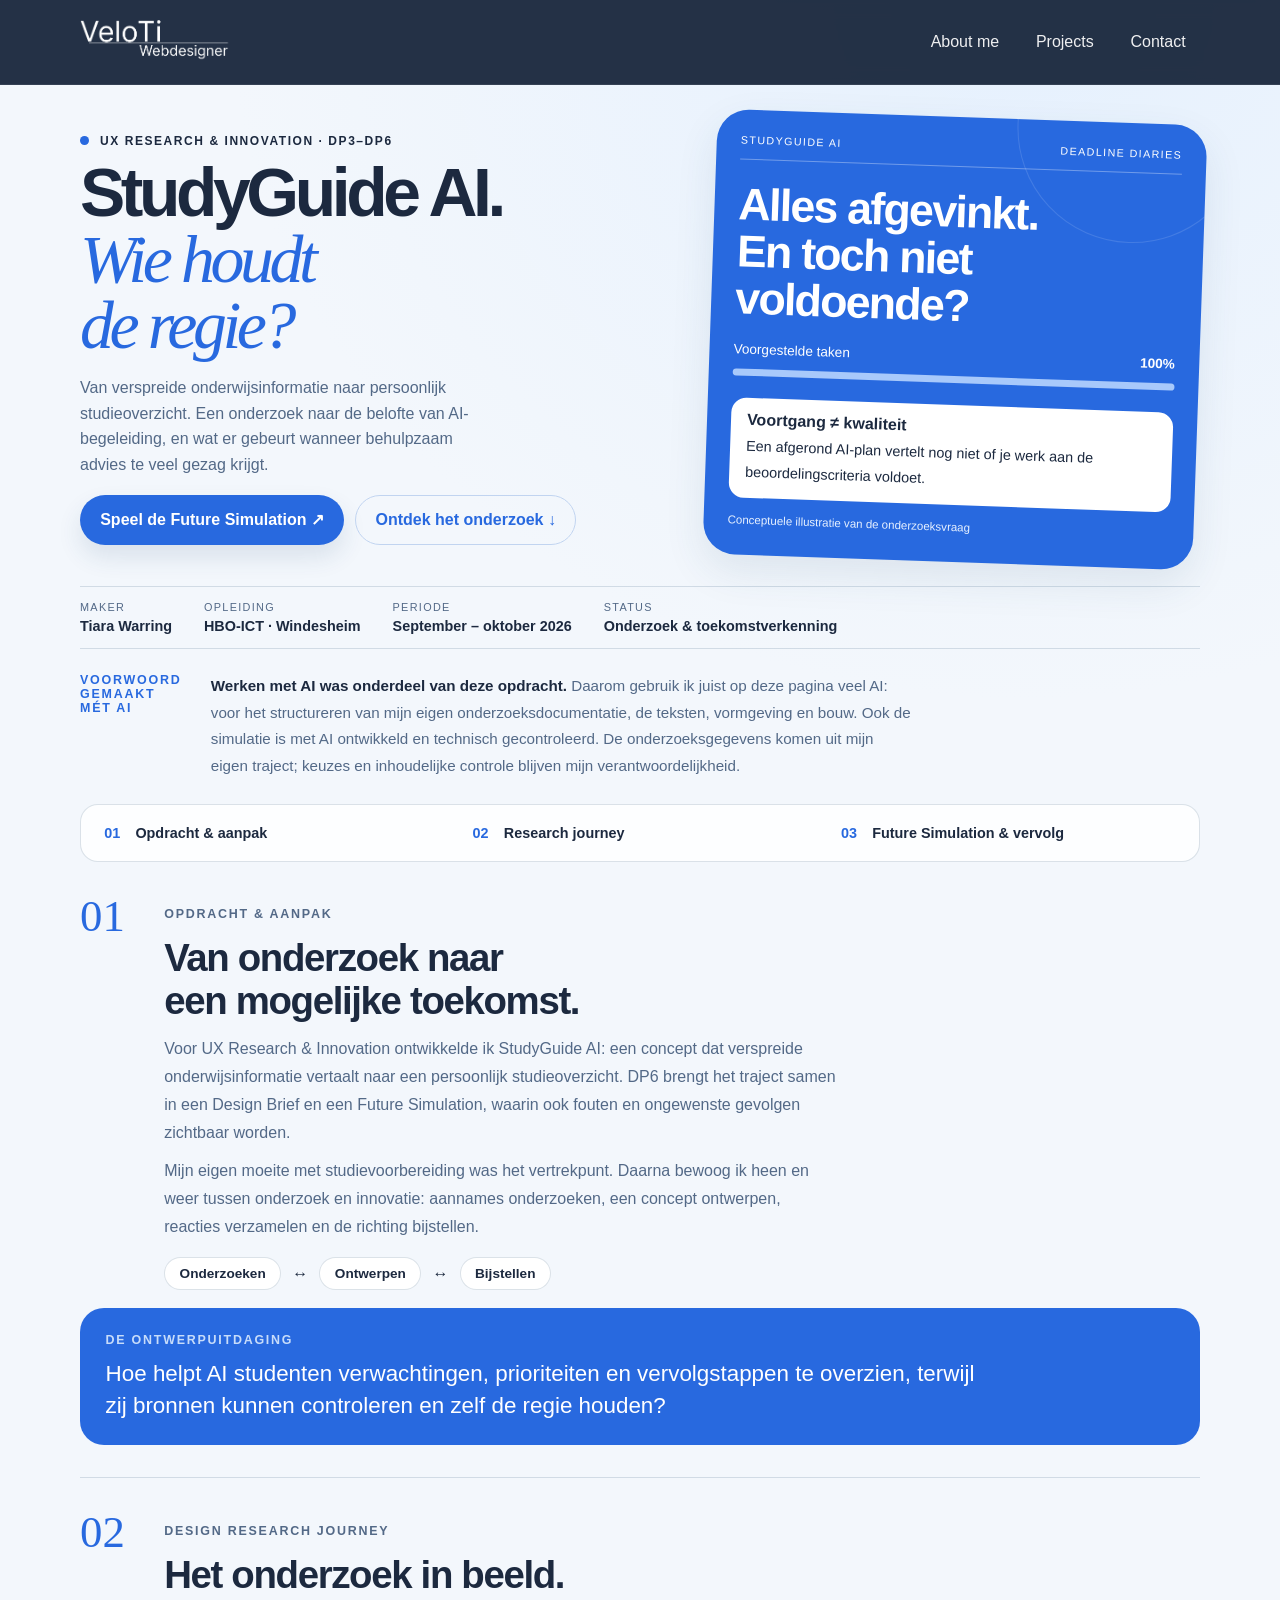
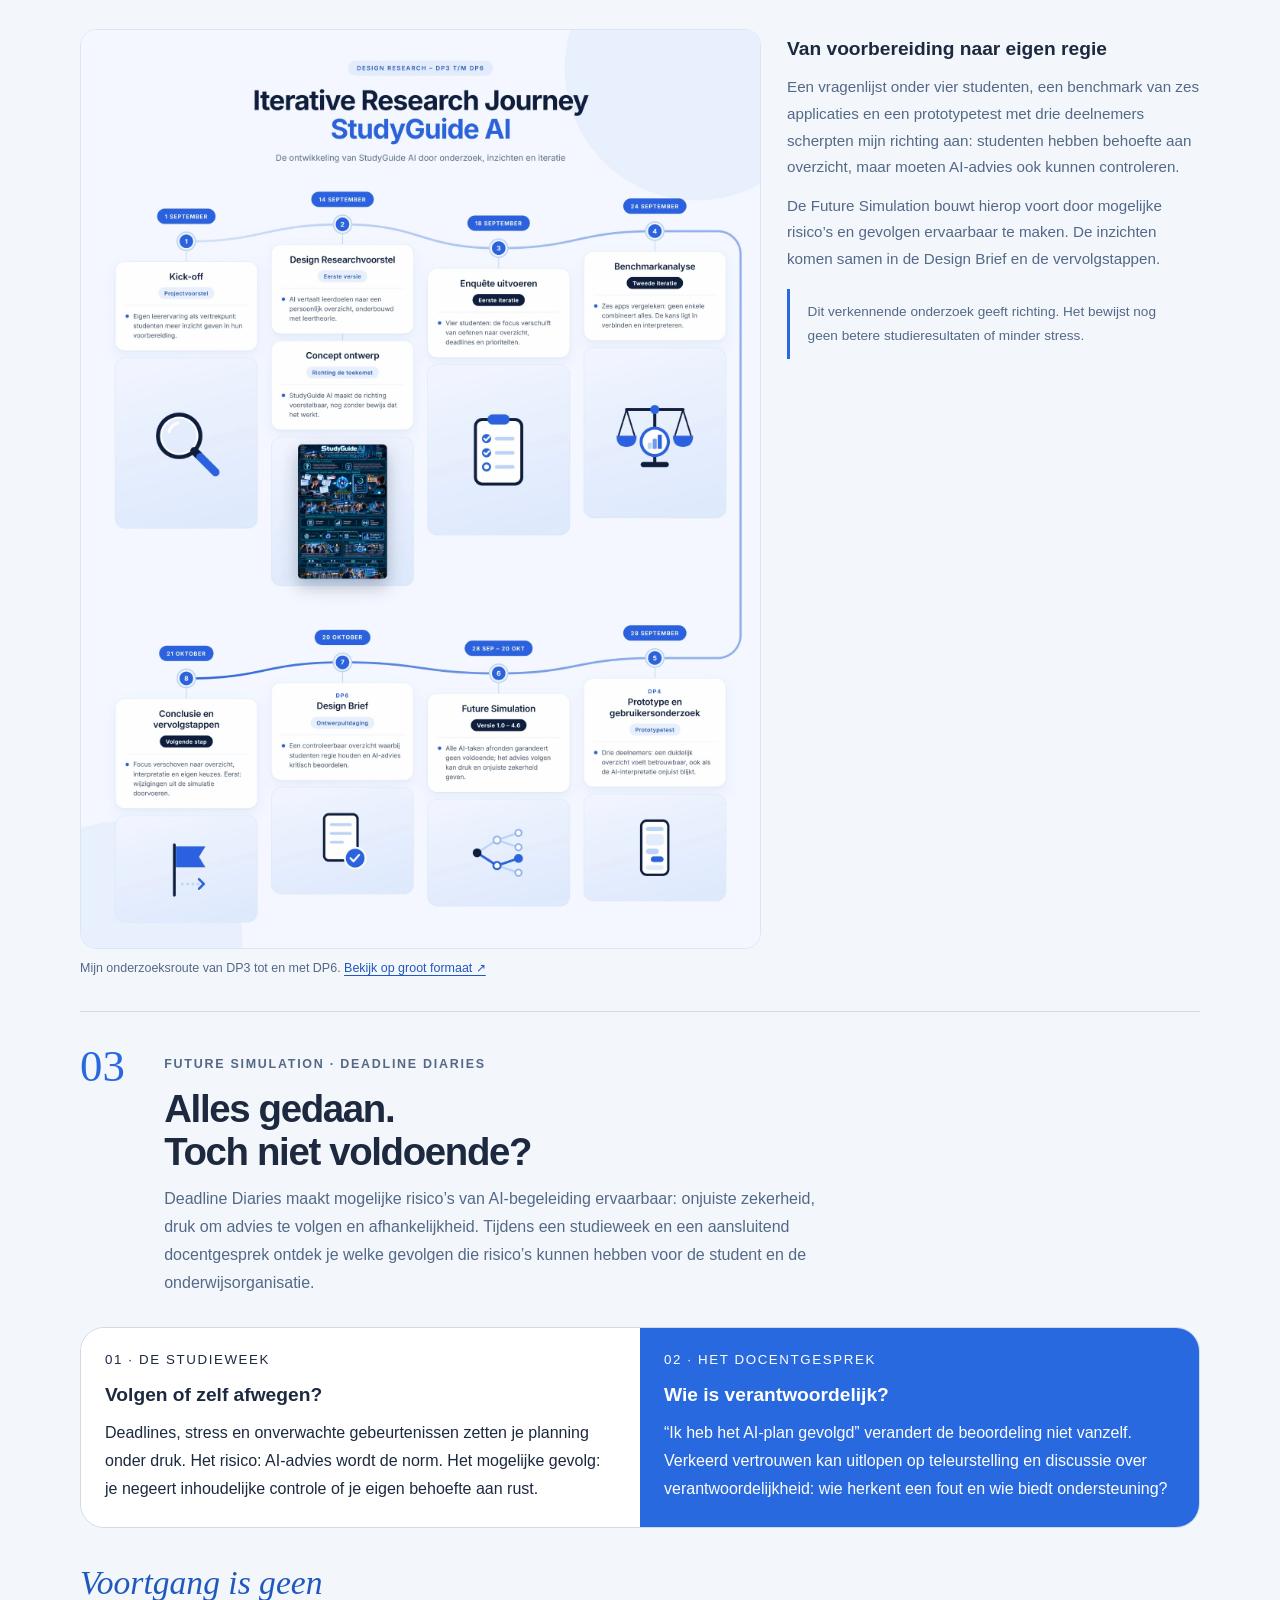
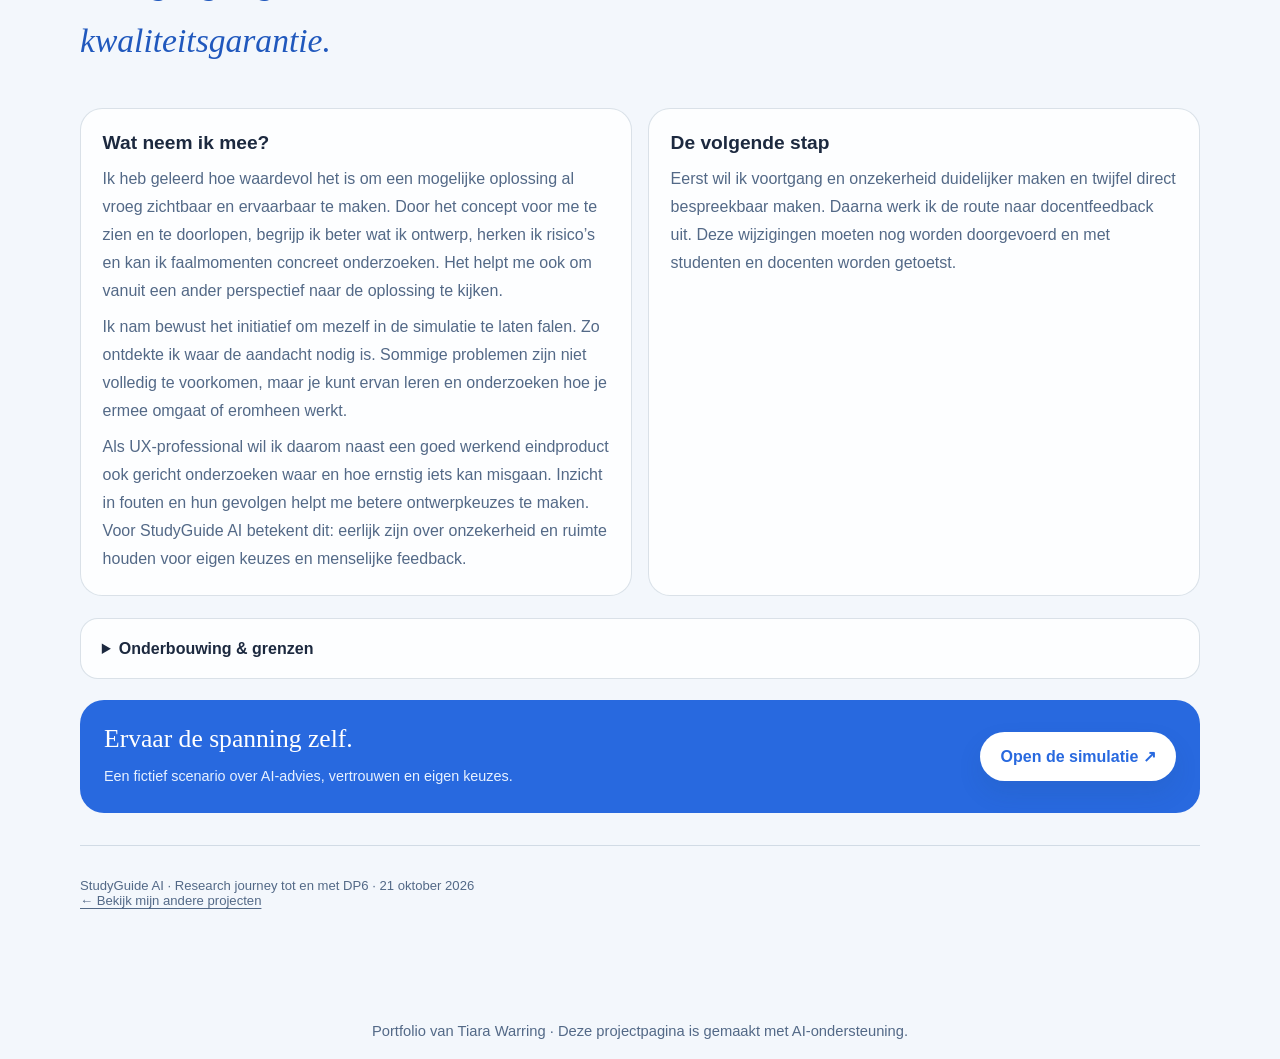
<file: studyguideAI.html>
<!doctype html>
<html lang="nl">
<head>
  <meta charset="utf-8">
  <meta name="viewport" content="width=device-width, initial-scale=1">
  <meta name="description" content="StudyGuide AI: Tiara Warrings research journey over studieoverzicht, vertrouwen en eigen regie. Van Design Research naar de Future Simulation Deadline Diaries.">
  <meta name="theme-color" content="#2869df">
  <title>StudyGuide AI · Research & Future Simulation | VeloTi</title>
  <link rel="stylesheet" href="studyguideAI.css">

</head>
<body class="sg-page">
  <a class="sg-skip" href="#inhoud">Ga naar inhoud</a>
  <header class="site-header">
    <nav class="site-nav shell" aria-label="Hoofdnavigatie">
      <a href="index.html" class="brand" aria-label="VeloTi homepage"><img src="images/logo.png" alt="VeloTi Webdesigner" class="logo"></a>
      <ul class="nav-links"><li><a href="index.html#aboutme">About me</a></li><li><a href="index.html#projecten">Projects</a></li><li><a href="contact.html">Contact</a></li></ul>
    </nav>
  </header>
  <main id="inhoud">
    <div class="sg-wrap">
<div class="sg-hero">
        <div>
          <div class="sg-kicker"><span class="sg-dot" aria-hidden="true"></span> UX Research & Innovation · DP3–DP6</div>
          <h1>StudyGuide AI.<br><em>Wie houdt<br>de regie?</em></h1>
          <p class="lead">Van verspreide onderwijsinformatie naar persoonlijk studieoverzicht. Een onderzoek naar de belofte van AI-begeleiding, en wat er gebeurt wanneer behulpzaam advies te veel gezag krijgt.</p>
          <div class="sg-actions"><a class="btn" href="https://velocity968.github.io/studyguideai/">Speel de Future Simulation ↗</a><a class="btn btn--ghost" href="#research">Ontdek het onderzoek ↓</a></div>
        </div>
        <aside class="sg-art" aria-label="Illustratie van het centrale dilemma, geen screenshot van het prototype">
          <div class="sg-art-top"><span>STUDYGUIDE AI</span><span>DEADLINE DIARIES</span></div>
          <div class="sg-art-title">Alles afgevinkt.<br>En toch niet<br>voldoende?</div>
          <div class="sg-progress"><span>Voorgestelde taken</span><strong>100%</strong></div><div class="sg-bar" aria-hidden="true"></div>
          <div class="sg-art-note"><strong>Voortgang ≠ kwaliteit</strong><p>Een afgerond AI-plan vertelt nog niet of je werk aan de beoordelingscriteria voldoet.</p></div>
          <p class="sg-art-caption">Conceptuele illustratie van de onderzoeksvraag</p>
        </aside>
      </div>
      <dl class="sg-meta"><div><dt>Maker</dt><dd>Tiara Warring</dd></div><div><dt>Opleiding</dt><dd>HBO-ICT · Windesheim</dd></div><div><dt>Periode</dt><dd>September – oktober 2026</dd></div><div><dt>Status</dt><dd>Onderzoek & toekomstverkenning</dd></div></dl>
      <aside class="sg-preface" aria-label="Voorwoord en AI-verantwoording"><div class="eyebrow">Voorwoord<br>Gemaakt mét AI</div><p><strong>Werken met AI was onderdeel van deze opdracht.</strong> Daarom gebruik ik juist op deze pagina veel AI: voor het structureren van mijn eigen onderzoeksdocumentatie, de teksten, vormgeving en bouw. Ook de simulatie is met AI ontwikkeld en technisch gecontroleerd. De onderzoeksgegevens komen uit mijn eigen traject; keuzes en inhoudelijke controle blijven mijn verantwoordelijkheid.</p></aside>
      <nav class="sg-toc" aria-label="Op deze pagina"><a href="#opdracht"><span>01</span> Opdracht & aanpak</a><a href="#research"><span>02</span> Research journey</a><a href="#simulation"><span>03</span> Future Simulation & vervolg</a></nav>

      <section id="opdracht" class="sg-chapter" aria-labelledby="opdracht-titel">
        <div class="sg-heading"><div class="sg-number" aria-hidden="true">01</div><div><p class="eyebrow">Opdracht & aanpak</p><h2 id="opdracht-titel">Van onderzoek naar<br>een mogelijke toekomst.</h2><p>Voor UX Research & Innovation ontwikkelde ik StudyGuide AI: een concept dat verspreide onderwijsinformatie vertaalt naar een persoonlijk studieoverzicht. DP6 brengt het traject samen in een Design Brief en een Future Simulation, waarin ook fouten en ongewenste gevolgen zichtbaar worden.</p><p>Mijn eigen moeite met studievoorbereiding was het vertrekpunt. Daarna bewoog ik heen en weer tussen onderzoek en innovatie: aannames onderzoeken, een concept ontwerpen, reacties verzamelen en de richting bijstellen.</p><div class="sg-loop" aria-label="Iteratieve aanpak"><span>Onderzoeken</span><b aria-hidden="true">↔</b><span>Ontwerpen</span><b aria-hidden="true">↔</b><span>Bijstellen</span></div></div></div>
        <div class="sg-question"><span class="eyebrow">De ontwerpuitdaging</span><p>Hoe helpt AI studenten verwachtingen, prioriteiten en vervolgstappen te overzien, terwijl zij bronnen kunnen controleren en zelf de regie houden?</p></div>
      </section>

      <section id="research" class="sg-chapter" aria-labelledby="research-titel">
        <div class="sg-heading"><div class="sg-number" aria-hidden="true">02</div><div><p class="eyebrow">Design research journey</p><h2 id="research-titel">Het onderzoek in beeld.</h2></div></div>
        <div class="sg-journey-layout">
          <figure class="sg-journey">
            <a href="images/research-journey.webp" target="_blank" rel="noopener" aria-label="Open de visuele research journey op groot formaat in een nieuw tabblad">
              <img src="images/research-journey.webp" width="1778" height="2400" loading="lazy" alt="Visuele research journey van StudyGuide AI: kick-off op 1 september, onderzoeksvoorstel en concept op 14 september, enquête op 18 september, benchmark op 24 september, prototypeonderzoek op 28 september, Future Simulation tot 20 oktober, Design Brief en vervolgstappen op 21 oktober.">
            </a>
            <figcaption>Mijn onderzoeksroute van DP3 tot en met DP6. <a href="images/research-journey.webp" target="_blank" rel="noopener">Bekijk op groot formaat ↗</a></figcaption>
          </figure>
          <div class="sg-journey-copy">
            <h3>Van voorbereiding naar eigen regie</h3>
            <p>Een vragenlijst onder vier studenten, een benchmark van zes applicaties en een prototypetest met drie deelnemers scherpten mijn richting aan: studenten hebben behoefte aan overzicht, maar moeten AI-advies ook kunnen controleren.</p>
            <p>De Future Simulation bouwt hierop voort door mogelijke risico’s en gevolgen ervaarbaar te maken. De inzichten komen samen in de Design Brief en de vervolgstappen.</p>
            <p class="sg-limit">Dit verkennende onderzoek geeft richting. Het bewijst nog geen betere studieresultaten of minder stress.</p>
          </div>
        </div>
      </section>

      <section id="simulation" class="sg-chapter" aria-labelledby="simulation-titel">
        <div class="sg-heading"><div class="sg-number" aria-hidden="true">03</div><div><p class="eyebrow">Future Simulation · Deadline Diaries</p><h2 id="simulation-titel">Alles gedaan.<br>Toch niet voldoende?</h2><p>Deadline Diaries maakt mogelijke risico’s van AI-begeleiding ervaarbaar: onjuiste zekerheid, druk om advies te volgen en afhankelijkheid. Tijdens een studieweek en een aansluitend docentgesprek ontdek je welke gevolgen die risico’s kunnen hebben voor de student en de onderwijsorganisatie.</p></div></div>
        <div class="sg-sim"><article><small>01 · De studieweek</small><h3>Volgen of zelf afwegen?</h3><p>Deadlines, stress en onverwachte gebeurtenissen zetten je planning onder druk. Het risico: AI-advies wordt de norm. Het mogelijke gevolg: je negeert inhoudelijke controle of je eigen behoefte aan rust.</p></article><article><small>02 · Het docentgesprek</small><h3>Wie is verantwoordelijk?</h3><p>“Ik heb het AI-plan gevolgd” verandert de beoordeling niet vanzelf. Verkeerd vertrouwen kan uitlopen op teleurstelling en discussie over verantwoordelijkheid: wie herkent een fout en wie biedt ondersteuning?</p></article></div>
        <p class="sg-pullquote">Voortgang is geen kwaliteitsgarantie.</p>
        <div class="sg-columns"><article class="sg-card"><h3>Wat neem ik mee?</h3><p>Ik heb geleerd hoe waardevol het is om een mogelijke oplossing al vroeg zichtbaar en ervaarbaar te maken. Door het concept voor me te zien en te doorlopen, begrijp ik beter wat ik ontwerp, herken ik risico’s en kan ik faalmomenten concreet onderzoeken. Het helpt me ook om vanuit een ander perspectief naar de oplossing te kijken.</p><p>Ik nam bewust het initiatief om mezelf in de simulatie te laten falen. Zo ontdekte ik waar de aandacht nodig is. Sommige problemen zijn niet volledig te voorkomen, maar je kunt ervan leren en onderzoeken hoe je ermee omgaat of eromheen werkt.</p><p>Als UX-professional wil ik daarom naast een goed werkend eindproduct ook gericht onderzoeken waar en hoe ernstig iets kan misgaan. Inzicht in fouten en hun gevolgen helpt me betere ontwerpkeuzes te maken. Voor StudyGuide AI betekent dit: eerlijk zijn over onzekerheid en ruimte houden voor eigen keuzes en menselijke feedback.</p></article><article class="sg-card"><h3>De volgende stap</h3><p>Eerst wil ik voortgang en onzekerheid duidelijker maken en twijfel direct bespreekbaar maken. Daarna werk ik de route naar docentfeedback uit. Deze wijzigingen moeten nog worden doorgevoerd en met studenten en docenten worden getoetst.</p></article></div>
        <details class="sg-details"><summary>Onderbouwing & grenzen</summary><p>De simulatie onderzoekt een bewust ontworpen faalsituatie om risico’s en hun mogelijke gevolgen zichtbaar en bespreekbaar te maken. De technische controles die in mijn research journey staan, gaan over de spelregels en mogelijke routes; ze bewijzen niet hoe echte studenten handelen.</p><p>Mijn prioriteiten zijn autonomie, het voorkomen van misleidende zekerheid en uitvoerbaarheid in het onderwijs. Vanuit gevolgenethiek telt mogelijke schade door verkeerd advies; vanuit plichtethiek blijven eerlijkheid en zelfstandige keuzes voorwaarden.</p><p>Deze pagina is gebaseerd op mijn Geschreven Research Journey (DP6), Visuele Research Journey, Design Brief en de opdracht Eindpresentatie Design Brief & Future Simulation. AI ondersteunt de uitwerking; de onderzoeksdocumentatie vormt de inhoudelijke basis.</p></details>
        <div class="sg-end"><div><h3>Ervaar de spanning zelf.</h3><p>Een fictief scenario over AI-advies, vertrouwen en eigen keuzes.</p></div><a class="btn" href="https://velocity968.github.io/studyguideai/">Open de simulatie ↗</a></div>
      </section>
      <div class="sg-source">StudyGuide AI · Research journey tot en met DP6 · 21 oktober 2026<br><a href="index.html#projecten">← Bekijk mijn andere projecten</a></div>
    </div>
  </main>
  <footer class="site-footer"><p>Portfolio van Tiara Warring · Deze projectpagina is gemaakt met AI-ondersteuning.</p></footer>
</body>
</html>
</file>
<file: style.css>
:root {
    --bg: #ead6bf;
    --surface: rgba(254, 236, 215, 0.9);
    --surface-strong: #feecd7;
    --surface-deep: #f4d3b0;
    --surface-muted: rgba(221, 187, 151, 0.28);
    --text: #4b2d18;
    --text-soft: #72533d;
    --text-inverse: #fffdf9;
    --accent: #936342;
    --accent-strong: #7d5336;
    --accent-soft: #ddbB97;
    --border: rgba(147, 99, 66, 0.18);
    --shadow: 0 16px 40px rgba(75, 45, 24, 0.14);
    --shadow-hover: 0 22px 50px rgba(75, 45, 24, 0.2);
    --radius-sm: 14px;
    --radius-md: 22px;
    --radius-lg: 32px;
    --max-width: 1120px;
    --header-height: 84px;
    --transition: 180ms ease;
}

* , *::before, *::after {
    box-sizing: border-box;
}

html {
    scroll-behavior: smooth;
}

body {
    margin: 0;
    min-height: 100vh;
    color: var(--text);
    font-family: "Segoe UI", Inter, Arial, sans-serif;
    background: var(--bg);
    position: relative;
}

body::before {
    content: "";
    position: fixed;
    inset: 0;
    background-image:
        linear-gradient(180deg, rgba(254, 236, 215, 0.74), rgba(234, 214, 191, 0.92)),
        url("images/background.png");
    background-size: 100% 100%, 140% 140%;
    background-position: 0% 0%, 0% 50%;
    background-repeat: no-repeat, repeat;
    animation: animatedBackground 60s ease-in-out infinite;
    z-index: -2;
}

@keyframes animatedBackground {
    0% {
        background-position: 0% 0%, 0% 50%;
    }
    50% {
        background-position: 0% 0%, 100% 50%;
    }
    100% {
        background-position: 0% 0%, 0% 50%;
    }
}

img,
video {
    display: block;
    max-width: 100%;
}

img {
    height: auto;
}

a {
    color: inherit;
    text-decoration: none;
}

button,
input,
textarea {
    font: inherit;
}

button {
    border: 0;
}

main {
    padding: 2rem 1rem 4rem;
}

.shell {
    width: min(var(--max-width), calc(100% - 2rem));
    margin-inline: auto;
}

.stack {
    display: grid;
    gap: 1.5rem;
}

.site-header {
    position: sticky;
    top: 0;
    z-index: 1000;
    backdrop-filter: blur(10px);
    background: rgba(147, 99, 66, 0.9);
    border-bottom: 1px solid rgba(255, 255, 255, 0.08);
}

.site-nav {
    min-height: var(--header-height);
    display: flex;
    align-items: center;
    justify-content: space-between;
    gap: 1rem;
}

.brand {
    display: inline-flex;
    align-items: center;
    flex-shrink: 0;
}

.logo {
    width: clamp(120px, 14vw, 168px);
    height: auto;
}

.nav-links {
    display: flex;
    align-items: center;
    gap: 0.5rem;
    list-style: none;
    margin: 0;
    padding: 0;
}

.nav-links a {
    color: var(--text-inverse);
    padding: 0.65rem 0.9rem;
    border-radius: 999px;
    transition: background-color var(--transition), transform var(--transition), opacity var(--transition);
    opacity: 0.92;
}

.nav-links a:hover,
.nav-links a:focus-visible {
    background: rgba(255, 255, 255, 0.12);
    opacity: 1;
}

.nav-cta {
    display: inline-flex;
    align-items: center;
    gap: 0.55rem;
}

.btn {
    display: inline-flex;
    align-items: center;
    justify-content: center;
    gap: 0.7rem;
    padding: 0.9rem 1.2rem;
    border-radius: 999px;
    background: var(--accent);
    color: var(--text-inverse);
    border: 1px solid transparent;
    font-weight: 600;
    transition: transform var(--transition), background-color var(--transition), border-color var(--transition), box-shadow var(--transition), color var(--transition);
    box-shadow: 0 12px 24px rgba(75, 45, 24, 0.16);
}

.btn:hover,
.btn:focus-visible {
    transform: translateY(-1px);
    background: var(--accent-strong);
    box-shadow: 0 16px 30px rgba(75, 45, 24, 0.22);
}

.btn img {
    width: 18px;
    height: 18px;
}

.btn--ghost {
    background: transparent;
    color: var(--accent);
    border-color: rgba(147, 99, 66, 0.25);
    box-shadow: none;
}

.btn--ghost:hover,
.btn--ghost:focus-visible {
    background: rgba(147, 99, 66, 0.08);
    color: var(--accent-strong);
}

.hero {
    width: min(var(--max-width), calc(100% - 2rem));
    margin: 2rem auto 0;
    gap: 1.5rem;
    align-items: stretch;
}

.hero__content,
.hero__visual,
.section-card,
.project-section,
.contact-card,
.contact-copy {
    border: 1px solid var(--border);
    border-radius: var(--radius-lg);
    box-shadow: var(--shadow);
}

.hero__visual {
    height: 70vh
}

.hero__content {
    background: linear-gradient(180deg, rgba(254, 236, 215, 0.96), rgba(244, 211, 176, 0.9));
    padding: clamp(2rem, 4vw, 3.5rem);
    display: grid;
    gap: 1.25rem;
    align-content: center;
}

.eyebrow {
    margin: 0;
    color: var(--accent);
    text-transform: uppercase;
    letter-spacing: 0.14em;
    font-size: 0.78rem;
    font-weight: 700;
}

.hero h1,
.project-header h1,
.contact-copy h1 {
    margin: 0;
    line-height: 1.05;
    font-size: 2.4rem;
}

.lead {
    margin: 0;
    max-width: 60ch;
    color: var(--text-soft);
    font-size: 1.05rem;
    line-height: 1.75;
}

.hero__actions {
    display: flex;
    flex-wrap: wrap;
    gap: 0.9rem;
}

.hero__stats {
    display: grid;
    grid-template-columns: repeat(3, minmax(0, 1fr));
    gap: 0.9rem;
    margin: 0;
    padding: 0;
    list-style: none;
}

.hero__stats li {
    padding: 1rem;
    border-radius: var(--radius-md);
    background: rgba(255, 255, 255, 0.38);
    border: 1px solid rgba(147, 99, 66, 0.14);
}

.hero__stats strong {
    display: block;
    font-size: 1.3rem;
    color: var(--accent-strong);
}

.hero__stats span {
    display: block;
    margin-top: 0.3rem;
    color: var(--text-soft);
    font-size: 0.92rem;
}

.hero__visual {
    background: radial-gradient(circle at top left, rgba(221, 187, 151, 0.45), rgba(254, 236, 215, 0.78));
    display: grid;
    place-items: center;
    overflow: hidden;
    padding: clamp(1rem, 3vw, 2rem);
}

.hero__visual img {
    width: min(100%, 620px);
    filter: drop-shadow(0 24px 34px rgba(75, 45, 24, 0.12));
}

.section-card,
.project-section,
.contact-card,
.contact-copy {
    background: var(--surface);
}

.section-card {
    width: min(var(--max-width), calc(100% - 2rem));
    margin: 1.5rem auto 0;
    padding: clamp(1.5rem, 3vw, 2.4rem);
}

.section-heading {
    display: grid;
    gap: 0.5rem;
    margin-bottom: 1.35rem;
}

.section-heading h2,
.about__content h2,
.contact-card h2 {
    margin: 0;
    font-size: clamp(1.55rem, 3vw, 2.3rem);
}

.section-heading p,
.about__content p,
.project-header p,
.copy-card p,
.contact-copy p,
.contact-card p,
.project-placeholder p {
    margin: 0;
    color: var(--text-soft);
    line-height: 1.75;
}

.about {
    display: grid;
    grid-template-columns: 1.15fr 0.85fr;
    gap: 1.25rem;
}

.about__content,
.about__aside,
.copy-card,
.media-card,
.project-placeholder {
    background: rgba(255, 255, 255, 0.34);
    border: 1px solid rgba(147, 99, 66, 0.12);
    border-radius: var(--radius-md);
    padding: 1.4rem;
}

.about__aside {
    display: grid;
    gap: 1rem;
    align-content: start;
}

.about__list {
    display: grid;
    gap: 0.9rem;
    margin: 0;
    padding: 0;
    list-style: none;
}

.about__list li {
    padding: 0.95rem 1rem;
    border-radius: 18px;
    background: rgba(244, 211, 176, 0.6);
}

.about__list strong {
    display: block;
    margin-bottom: 0.25rem;
    color: var(--accent-strong);
}

.chips {
    display: flex;
    flex-wrap: wrap;
    gap: 0.7rem;
}

.chip {
    display: inline-flex;
    align-items: center;
    padding: 0.55rem 0.8rem;
    border-radius: 999px;
    background: rgba(147, 99, 66, 0.1);
    color: var(--accent-strong);
    font-size: 0.92rem;
    font-weight: 600;
}

.projects-grid {
    display: grid;
    grid-template-columns: repeat(4, minmax(0, 1fr));
    gap: 1rem;
}

.project-card {
    position: relative;
    min-height: 360px;
    border-radius: 26px;
    overflow: hidden;
    isolation: isolate;
    box-shadow: var(--shadow);
    border: 1px solid rgba(147, 99, 66, 0.14);
    transform: translateY(0);
    transition: transform var(--transition), box-shadow var(--transition);
}

.project-card:hover,
.project-card:focus-visible {
    transform: translateY(-4px);
    box-shadow: var(--shadow-hover);
}

.project-card img {
    width: 100%;
    height: 100%;
    object-fit: cover;
    transition: transform 280ms ease;
}

.project-card:hover img,
.project-card:focus-visible img {
    transform: scale(1.04);
}

.project-card::after {
    content: "";
    position: absolute;
    inset: 0;
    background: linear-gradient(180deg, rgba(75, 45, 24, 0.06), rgba(75, 45, 24, 0.84));
}

.project-card__content {
    position: absolute;
    inset: auto 0 0 0;
    z-index: 1;
    padding: 1.3rem;
    color: var(--text-inverse);
}

.project-card__tag {
    display: inline-flex;
    align-items: center;
    margin-bottom: 0.8rem;
    padding: 0.45rem 0.7rem;
    border-radius: 999px;
    background: rgba(255, 253, 249, 0.16);
    border: 1px solid rgba(255, 253, 249, 0.22);
    font-size: 0.78rem;
    letter-spacing: 0.04em;
    text-transform: uppercase;
}

.project-card__content h3 {
    margin: 0;
    font-size: 1.35rem;
}

.project-card__content p {
    margin: 0.55rem 0 0.9rem;
    line-height: 1.55;
    color: rgba(255, 253, 249, 0.88);
}

.project-card__link {
    font-weight: 700;
}

.project-header {
    width: min(var(--max-width), calc(100% - 2rem));
    margin: 1.4rem auto 0;
    padding: clamp(1.75rem, 3vw, 2.8rem);
    background: linear-gradient(180deg, rgba(254, 236, 215, 0.96), rgba(244, 211, 176, 0.92));
    border: 1px solid var(--border);
    border-radius: var(--radius-lg);
    box-shadow: var(--shadow);
    display: grid;
    gap: 1rem;
}

.project-meta {
    display: flex;
    flex-wrap: wrap;
    gap: 0.75rem;
}

.project-meta span {
    display: inline-flex;
    align-items: center;
    padding: 0.55rem 0.8rem;
    border-radius: 999px;
    background: rgba(255, 255, 255, 0.42);
    color: var(--accent-strong);
    font-size: 0.9rem;
    font-weight: 600;
}

.project-layout {
    width: min(var(--max-width), calc(100% - 2rem));
    margin: 1.25rem auto 0;
    display: grid;
    gap: 1rem;
}

.project-section {
    padding: 1rem;
}

.content-grid {
    display: grid;
    grid-template-columns: repeat(2, minmax(0, 1fr));
    gap: 1rem;
}

.content-grid--single {
    grid-template-columns: 1fr;
}

.copy-card {
    display: grid;
    gap: 0.85rem;
    align-content: center;
}

.copy-card h2,
.project-placeholder h2 {
    margin: 0;
    font-size: 1.35rem;
}

.media-card {
    overflow: hidden;
}

.media-card img,
.media-card video {
    width: 100%;
    border-radius: 16px;
    object-fit: cover;
}

.media-card img {
    min-height: 260px;
}

.media-card video {
    min-height: 260px;
    background: #2b1a10;
}

.project-placeholder {
    display: grid;
    gap: 0.8rem;
}

.project-placeholder .btn {
    justify-self: start;
}

.project-ar-page {
    --ar-blue: #0b6fae;
    --ar-blue-deep: #083c5d;
    --ar-teal: #16a085;
    --ar-gold: #f2b84b;
    --ar-ink: #153044;
    --ar-paper: #fff8ea;
    --ar-note: #f8dfaa;
}

.project-ar-page::before {
    background-image:
        linear-gradient(180deg, rgba(251, 242, 226, 0.86), rgba(232, 211, 186, 0.94)),
        url("images/background.png");
}

.ar-hero {
    width: min(var(--max-width), calc(100% - 2rem));
    margin: 1.4rem auto 0;
    display: block;
}

.ar-hero__content,
.ar-snapshot,
.ar-case .project-section {
    border: 1px solid rgba(8, 60, 93, 0.16);
    box-shadow: 0 18px 42px rgba(21, 48, 68, 0.14);
}

.ar-hero__content {
    border-radius: var(--radius-lg);
    padding: clamp(1.75rem, 3vw, 2.8rem);
    display: grid;
    grid-template-columns: minmax(0, 0.9fr) minmax(320px, 1.1fr);
    align-items: center;
    align-content: center;
    gap: clamp(1.5rem, 4vw, 3rem);
    background:
        linear-gradient(180deg, rgba(255, 248, 234, 0.98), rgba(246, 222, 184, 0.94)),
        radial-gradient(circle at top left, rgba(242, 184, 75, 0.3), transparent 42%);
    color: var(--text);
}

.ar-hero__copy {
    display: grid;
    gap: 1.1rem;
}

.ar-hero__content .eyebrow,
.ar-hero__content .lead {
    color: var(--text-soft);
}

.ar-hero__content h1 {
    margin: 0;
    line-height: 1.05;
    font-size: clamp(2.25rem, 4vw, 3.25rem);
    max-width: 18ch;
    color: var(--ar-ink);
}

.ar-hero__content .btn {
    background: var(--ar-blue-deep);
    color: var(--text-inverse);
}

.ar-hero__content .btn:hover,
.ar-hero__content .btn:focus-visible {
    background: #0d537f;
}

.ar-hero__content .btn--ghost {
    background: rgba(255, 255, 255, 0.45);
    color: #2b1a10;
    border-color: rgba(75, 45, 24, 0.22);
    box-shadow: none;
}

.ar-hero__content .btn--ghost:hover,
.ar-hero__content .btn--ghost:focus-visible {
    background: rgba(255, 255, 255, 0.76);
}

.ar-hero__image {
    margin: 0;
    justify-self: end;
    width: min(100%, 620px);
    overflow: hidden;
}

.ar-hero__image img {
    width: 100%;
    transform: scale(1.1);
    filter: drop-shadow(0 18px 24px rgba(21, 48, 68, 0.18));
}

.ar-snapshot {
    margin-top: 1rem;
    padding: 1rem;
    border-radius: var(--radius-lg);
    background: rgba(255, 255, 255, 0.42);
    display: grid;
    grid-template-columns: repeat(4, minmax(0, 1fr));
    gap: 0.8rem;
}

.ar-snapshot article {
    padding: 1rem;
    border-radius: var(--radius-md);
    background: rgba(255, 253, 249, 0.76);
    border: 1px solid rgba(8, 60, 93, 0.12);
}

.ar-snapshot strong,
.ar-snapshot span {
    display: block;
}

.ar-snapshot strong {
    color: var(--ar-blue-deep);
    margin-bottom: 0.35rem;
}

.ar-snapshot span {
    color: var(--text-soft);
    line-height: 1.5;
}

.ar-case .project-section {
    background:
        linear-gradient(180deg, rgba(255, 250, 241, 0.92), rgba(250, 235, 211, 0.9));
}

.ar-case .copy-card,
.ar-case .media-card {
    border-color: rgba(8, 60, 93, 0.12);
    background: rgba(255, 255, 255, 0.58);
}

.ar-case .eyebrow,
.ar-heading .eyebrow {
    color: var(--ar-blue);
}

.ar-heading {
    max-width: 760px;
}

.ar-process {
    display: grid;
    grid-template-columns: repeat(4, minmax(0, 1fr));
    gap: 1rem;
}

.ar-process article {
    position: relative;
    padding: 1.15rem;
    border-radius: var(--radius-md);
    background: rgba(255, 255, 255, 0.58);
    border: 1px solid rgba(147, 99, 66, 0.14);
}

.ar-process span {
    display: inline-flex;
    margin-bottom: 0.9rem;
    color: var(--ar-blue-deep);
    font-weight: 800;
}

.ar-process h3,
.reflection-notes strong {
    margin: 0 0 0.45rem;
    color: var(--ar-ink);
}

.ar-process p {
    margin: 0;
    color: var(--text-soft);
    line-height: 1.65;
}

.ar-showcase {
    display: grid;
    grid-template-columns: repeat(3, minmax(0, 1fr));
    gap: 1rem;
}

.ar-showcase figure,
.teacher-grid figure,
.ar-device {
    margin: 0;
}

.ar-showcase figure {
    display: grid;
    align-content: start;
    gap: 0.75rem;
    padding: 0.75rem;
    border-radius: var(--radius-md);
    background: rgba(255, 255, 255, 0.56);
    border: 1px solid rgba(8, 60, 93, 0.12);
}

.ar-showcase img {
    width: 100%;
    aspect-ratio: 4 / 3;
    object-fit: cover;
    object-position: center top;
    border-radius: 16px;
}

.ar-showcase figcaption,
.ar-device figcaption {
    color: var(--ar-blue-deep);
    font-weight: 700;
}

.ar-device {
    display: grid;
    place-items: center;
    gap: 0.8rem;
    text-align: center;
}

.ar-device img {
    width: min(100%, 280px);
    min-height: 0;
    object-fit: contain;
    background: white;
    padding: 1rem;
}

.ar-flow {
    display: grid;
    grid-template-columns: repeat(3, minmax(0, 1fr));
    gap: 1rem;
}

.ar-flow article {
    padding: 1.2rem;
    border-radius: var(--radius-md);
    background: linear-gradient(180deg, rgba(255, 255, 255, 0.72), rgba(229, 244, 247, 0.72));
    border: 1px solid rgba(8, 60, 93, 0.14);
}

.ar-flow span {
    display: inline-flex;
    align-items: center;
    justify-content: center;
    width: 2.3rem;
    height: 2.3rem;
    border-radius: 50%;
    background: var(--ar-blue);
    color: var(--text-inverse);
    font-weight: 800;
    margin-bottom: 1rem;
}

.ar-flow h3 {
    margin: 0 0 0.55rem;
    color: var(--ar-ink);
}

.ar-flow p,
.ar-result p {
    margin: 0;
    color: var(--text-soft);
    line-height: 1.7;
}

.ar-checklist {
    display: grid;
    gap: 0.7rem;
    margin: 0;
    padding: 0;
    list-style: none;
}

.ar-checklist li {
    padding: 0.85rem 0.95rem;
    border-radius: 16px;
    background: rgba(22, 160, 133, 0.08);
    border: 1px solid rgba(22, 160, 133, 0.18);
    color: var(--text-soft);
    line-height: 1.55;
}

.ar-checklist span {
    color: var(--ar-blue-deep);
    font-weight: 700;
}

.reflection-notes {
    display: grid;
    gap: 1rem;
}

.reflection-notes article {
    padding: 1.15rem;
    border-radius: var(--radius-md);
    background: rgba(255, 255, 255, 0.58);
    border: 1px solid rgba(8, 60, 93, 0.12);
}

.reflection-notes strong,
.reflection-notes span {
    display: block;
}

.reflection-notes span {
    color: var(--text-soft);
    line-height: 1.6;
}

.teacher-grid {
    display: grid;
    grid-template-columns: repeat(2, minmax(0, 1fr));
    gap: 1rem;
    align-items: center;
}

.teacher-grid figure {
    padding: 0.8rem;
    border-radius: var(--radius-md);
    background: rgba(8, 60, 93, 0.08);
    border: 1px solid rgba(8, 60, 93, 0.12);
    display: grid;
    place-items: center;
    height: 320px;
}

.teacher-grid img {
    width: 100%;
    height: 285px;
    object-fit: contain;
    border-radius: 14px;
    background: rgba(255, 255, 255, 0.62);
}

.ar-result {
    display: flex;
    align-items: center;
    justify-content: space-between;
    gap: 1rem;
    padding: clamp(1.3rem, 2.4vw, 2rem);
}

.ar-result h2 {
    margin: 0 0 0.75rem;
}

.contact-layout {
    width: min(var(--max-width), calc(100% - 2rem));
    margin: 2rem auto 0;
    display: grid;
    grid-template-columns: 0.95fr 1.05fr;
    gap: 1.25rem;
}

.contact-copy,
.contact-card {
    padding: clamp(1.6rem, 3vw, 2.4rem);
}

.contact-copy {
    background: linear-gradient(180deg, rgba(244, 211, 176, 0.92), rgba(254, 236, 215, 0.96));
    display: grid;
    gap: 1rem;
    align-content: center;
}

.contact-points {
    display: grid;
    gap: 0.8rem;
    margin: 0;
    padding: 0;
    list-style: none;
}

.contact-points li {
    padding: 0.9rem 1rem;
    border-radius: 18px;
    background: rgba(255, 255, 255, 0.38);
    color: var(--text-soft);
}

.contact-card {
    display: grid;
    gap: 1.25rem;
}

.input-box {
    position: relative;
}

.input-box input,
.input-box textarea {
    width: 100%;
    padding: 1rem 1rem 1rem;
    border-radius: 18px;
    border: 1px solid rgba(147, 99, 66, 0.18);
    background: rgba(255, 255, 255, 0.7);
    color: var(--text);
    outline: none;
    transition: border-color var(--transition), background-color var(--transition), box-shadow var(--transition);
}

.input-box textarea {
    min-height: 180px;
    resize: vertical;
}

.input-box input:focus,
.input-box textarea:focus {
    border-color: rgba(147, 99, 66, 0.55);
    background: rgba(255, 255, 255, 0.94);
    box-shadow: 0 0 0 4px rgba(147, 99, 66, 0.1);
}

.input-box span {
    position: absolute;
    top: 1rem;
    left: 1rem;
    color: var(--text-soft);
    pointer-events: none;
    transition: transform var(--transition), color var(--transition), font-size var(--transition), top var(--transition);
}

.input-box input:focus + span,
.input-box textarea:focus + span,
.input-box input:not(:placeholder-shown) + span,
.input-box textarea:not(:placeholder-shown) + span {
    top: -0.55rem;
    transform: translateY(0);
    font-size: 0.78rem;
    color: var(--accent-strong);
    background: var(--surface-strong);
    padding: 0 0.45rem;
    border-radius: 999px;
}

.btn--submit {
    justify-self: start;
}

.site-footer {
    width: min(var(--max-width), calc(100% - 2rem));
    margin: 1rem auto 0;
    padding: 1rem 0 0;
    color: var(--text-soft);
    text-align: center;
    font-size: 0.92rem;
}

.visually-hidden {
    position: absolute;
    width: 1px;
    height: 1px;
    padding: 0;
    margin: -1px;
    overflow: hidden;
    clip: rect(0, 0, 0, 0);
    white-space: nowrap;
    border: 0;
}

@media (max-width: 980px) {
    .hero,
    .about,
    .contact-layout,
    .content-grid,
    .ar-hero__content {
        grid-template-columns: 1fr;
    }

    .projects-grid {
        grid-template-columns: repeat(2, minmax(0, 1fr));
    }

    .ar-snapshot,
    .ar-showcase,
    .ar-flow,
    .ar-process {
        grid-template-columns: repeat(2, minmax(0, 1fr));
    }

    .ar-result {
        align-items: flex-start;
        flex-direction: column;
    }

    .hero__stats {
        grid-template-columns: 1fr;
    }

    .site-nav {
        flex-wrap: wrap;
        justify-content: center;
        padding: 0.9rem 0;
    }

    .ar-hero__image {
        justify-self: center;
    }
}

@media (max-width: 720px) {
    :root {
        --header-height: auto;
    }

    main {
        padding-inline: 0.75rem;
    }

    .shell,
    .hero,
    .ar-hero,
    .section-card,
    .project-header,
    .project-layout,
    .contact-layout,
    .site-footer {
        width: min(var(--max-width), calc(100% - 1rem));
    }

    .nav-links {
        justify-content: center;
        width: 100%;
        flex-wrap: wrap;
    }

    .nav-cta {
        width: 100%;
        justify-content: center;
    }

    .projects-grid {
        grid-template-columns: 1fr;
    }

    .ar-snapshot,
    .ar-showcase,
    .ar-flow,
    .ar-process,
    .teacher-grid {
        grid-template-columns: 1fr;
    }

    .ar-hero__content h1 {
        max-width: 12ch;
    }

    .project-card {
        min-height: 310px;
    }

    .hero h1,
    .project-header h1,
    .contact-copy h1 {
        font-size: clamp(2rem, 10vw, 3rem);
    }
}

@media (prefers-reduced-motion: reduce) {
    html {
        scroll-behavior: auto;
    }

    *, *::before, *::after {
        animation-duration: 0.01ms !important;
        animation-iteration-count: 1 !important;
        transition-duration: 0.01ms !important;
        scroll-behavior: auto !important;
    }
}
</file>
<file: studyguideAI.css>
:root {
    --bg: #ead6bf;
    --surface: rgba(254, 236, 215, 0.9);
    --surface-strong: #feecd7;
    --surface-deep: #f4d3b0;
    --surface-muted: rgba(221, 187, 151, 0.28);
    --text: #4b2d18;
    --text-soft: #72533d;
    --text-inverse: #fffdf9;
    --accent: #936342;
    --accent-strong: #7d5336;
    --accent-soft: #ddbB97;
    --border: rgba(147, 99, 66, 0.18);
    --shadow: 0 16px 40px rgba(75, 45, 24, 0.14);
    --shadow-hover: 0 22px 50px rgba(75, 45, 24, 0.2);
    --radius-sm: 14px;
    --radius-md: 22px;
    --radius-lg: 32px;
    --max-width: 1120px;
    --header-height: 84px;
    --transition: 180ms ease;
}

* , *::before, *::after {
    box-sizing: border-box;
}

html {
    scroll-behavior: smooth;
}

body {
    margin: 0;
    min-height: 100vh;
    color: var(--text);
    font-family: "Segoe UI", Inter, Arial, sans-serif;
    background: var(--bg);
    position: relative;
}

body::before {
    content: "";
    position: fixed;
    inset: 0;
    background-image:
        linear-gradient(180deg, rgba(254, 236, 215, 0.74), rgba(234, 214, 191, 0.92)),
        url("images/background.png");
    background-size: 100% 100%, 140% 140%;
    background-position: 0% 0%, 0% 50%;
    background-repeat: no-repeat, repeat;
    animation: animatedBackground 60s ease-in-out infinite;
    z-index: -2;
}

@keyframes animatedBackground {
    0% {
        background-position: 0% 0%, 0% 50%;
    }
    50% {
        background-position: 0% 0%, 100% 50%;
    }
    100% {
        background-position: 0% 0%, 0% 50%;
    }
}

img,
video {
    display: block;
    max-width: 100%;
}

img {
    height: auto;
}

a {
    color: inherit;
    text-decoration: none;
}

button,
input,
textarea {
    font: inherit;
}

button {
    border: 0;
}

main {
    padding: 2rem 1rem 4rem;
}

.shell {
    width: min(var(--max-width), calc(100% - 2rem));
    margin-inline: auto;
}

.stack {
    display: grid;
    gap: 1.5rem;
}

.site-header {
    position: sticky;
    top: 0;
    z-index: 1000;
    backdrop-filter: blur(10px);
    background: rgba(147, 99, 66, 0.9);
    border-bottom: 1px solid rgba(255, 255, 255, 0.08);
}

.site-nav {
    min-height: var(--header-height);
    display: flex;
    align-items: center;
    justify-content: space-between;
    gap: 1rem;
}

.brand {
    display: inline-flex;
    align-items: center;
    flex-shrink: 0;
}

.logo {
    width: clamp(120px, 14vw, 168px);
    height: auto;
}

.nav-links {
    display: flex;
    align-items: center;
    gap: 0.5rem;
    list-style: none;
    margin: 0;
    padding: 0;
}

.nav-links a {
    color: var(--text-inverse);
    padding: 0.65rem 0.9rem;
    border-radius: 999px;
    transition: background-color var(--transition), transform var(--transition), opacity var(--transition);
    opacity: 0.92;
}

.nav-links a:hover,
.nav-links a:focus-visible {
    background: rgba(255, 255, 255, 0.12);
    opacity: 1;
}

.nav-cta {
    display: inline-flex;
    align-items: center;
    gap: 0.55rem;
}

.btn {
    display: inline-flex;
    align-items: center;
    justify-content: center;
    gap: 0.7rem;
    padding: 0.9rem 1.2rem;
    border-radius: 999px;
    background: var(--accent);
    color: var(--text-inverse);
    border: 1px solid transparent;
    font-weight: 600;
    transition: transform var(--transition), background-color var(--transition), border-color var(--transition), box-shadow var(--transition), color var(--transition);
    box-shadow: 0 12px 24px rgba(75, 45, 24, 0.16);
}

.btn:hover,
.btn:focus-visible {
    transform: translateY(-1px);
    background: var(--accent-strong);
    box-shadow: 0 16px 30px rgba(75, 45, 24, 0.22);
}

.btn img {
    width: 18px;
    height: 18px;
}

.btn--ghost {
    background: transparent;
    color: var(--accent);
    border-color: rgba(147, 99, 66, 0.25);
    box-shadow: none;
}

.btn--ghost:hover,
.btn--ghost:focus-visible {
    background: rgba(147, 99, 66, 0.08);
    color: var(--accent-strong);
}

.hero {
    width: min(var(--max-width), calc(100% - 2rem));
    margin: 2rem auto 0;
    gap: 1.5rem;
    align-items: stretch;
}

.hero__content,
.hero__visual,
.section-card,
.project-section,
.contact-card,
.contact-copy {
    border: 1px solid var(--border);
    border-radius: var(--radius-lg);
    box-shadow: var(--shadow);
}

.hero__visual {
    height: 70vh
}

.hero__content {
    background: linear-gradient(180deg, rgba(254, 236, 215, 0.96), rgba(244, 211, 176, 0.9));
    padding: clamp(2rem, 4vw, 3.5rem);
    display: grid;
    gap: 1.25rem;
    align-content: center;
}

.eyebrow {
    margin: 0;
    color: var(--accent);
    text-transform: uppercase;
    letter-spacing: 0.14em;
    font-size: 0.78rem;
    font-weight: 700;
}

.hero h1,
.project-header h1,
.contact-copy h1 {
    margin: 0;
    line-height: 1.05;
    font-size: 2.4rem;
}

.lead {
    margin: 0;
    max-width: 60ch;
    color: var(--text-soft);
    font-size: 1.05rem;
    line-height: 1.75;
}

.hero__actions {
    display: flex;
    flex-wrap: wrap;
    gap: 0.9rem;
}

.hero__stats {
    display: grid;
    grid-template-columns: repeat(3, minmax(0, 1fr));
    gap: 0.9rem;
    margin: 0;
    padding: 0;
    list-style: none;
}

.hero__stats li {
    padding: 1rem;
    border-radius: var(--radius-md);
    background: rgba(255, 255, 255, 0.38);
    border: 1px solid rgba(147, 99, 66, 0.14);
}

.hero__stats strong {
    display: block;
    font-size: 1.3rem;
    color: var(--accent-strong);
}

.hero__stats span {
    display: block;
    margin-top: 0.3rem;
    color: var(--text-soft);
    font-size: 0.92rem;
}

.hero__visual {
    background: radial-gradient(circle at top left, rgba(221, 187, 151, 0.45), rgba(254, 236, 215, 0.78));
    display: grid;
    place-items: center;
    overflow: hidden;
    padding: clamp(1rem, 3vw, 2rem);
}

.hero__visual img {
    width: min(100%, 620px);
    filter: drop-shadow(0 24px 34px rgba(75, 45, 24, 0.12));
}

.section-card,
.project-section,
.contact-card,
.contact-copy {
    background: var(--surface);
}

.section-card {
    width: min(var(--max-width), calc(100% - 2rem));
    margin: 1.5rem auto 0;
    padding: clamp(1.5rem, 3vw, 2.4rem);
}

.section-heading {
    display: grid;
    gap: 0.5rem;
    margin-bottom: 1.35rem;
}

.section-heading h2,
.about__content h2,
.contact-card h2 {
    margin: 0;
    font-size: clamp(1.55rem, 3vw, 2.3rem);
}

.section-heading p,
.about__content p,
.project-header p,
.copy-card p,
.contact-copy p,
.contact-card p,
.project-placeholder p {
    margin: 0;
    color: var(--text-soft);
    line-height: 1.75;
}

.about {
    display: grid;
    grid-template-columns: 1.15fr 0.85fr;
    gap: 1.25rem;
}

.about__content,
.about__aside,
.copy-card,
.media-card,
.project-placeholder {
    background: rgba(255, 255, 255, 0.34);
    border: 1px solid rgba(147, 99, 66, 0.12);
    border-radius: var(--radius-md);
    padding: 1.4rem;
}

.about__aside {
    display: grid;
    gap: 1rem;
    align-content: start;
}

.about__list {
    display: grid;
    gap: 0.9rem;
    margin: 0;
    padding: 0;
    list-style: none;
}

.about__list li {
    padding: 0.95rem 1rem;
    border-radius: 18px;
    background: rgba(244, 211, 176, 0.6);
}

.about__list strong {
    display: block;
    margin-bottom: 0.25rem;
    color: var(--accent-strong);
}

.chips {
    display: flex;
    flex-wrap: wrap;
    gap: 0.7rem;
}

.chip {
    display: inline-flex;
    align-items: center;
    padding: 0.55rem 0.8rem;
    border-radius: 999px;
    background: rgba(147, 99, 66, 0.1);
    color: var(--accent-strong);
    font-size: 0.92rem;
    font-weight: 600;
}

.projects-grid {
    display: grid;
    grid-template-columns: repeat(4, minmax(0, 1fr));
    gap: 1rem;
}

.project-card {
    position: relative;
    min-height: 360px;
    border-radius: 26px;
    overflow: hidden;
    isolation: isolate;
    box-shadow: var(--shadow);
    border: 1px solid rgba(147, 99, 66, 0.14);
    transform: translateY(0);
    transition: transform var(--transition), box-shadow var(--transition);
}

.project-card:hover,
.project-card:focus-visible {
    transform: translateY(-4px);
    box-shadow: var(--shadow-hover);
}

.project-card img {
    width: 100%;
    height: 100%;
    object-fit: cover;
    transition: transform 280ms ease;
}

.project-card:hover img,
.project-card:focus-visible img {
    transform: scale(1.04);
}

.project-card::after {
    content: "";
    position: absolute;
    inset: 0;
    background: linear-gradient(180deg, rgba(75, 45, 24, 0.06), rgba(75, 45, 24, 0.84));
}

.project-card__content {
    position: absolute;
    inset: auto 0 0 0;
    z-index: 1;
    padding: 1.3rem;
    color: var(--text-inverse);
}

.project-card__tag {
    display: inline-flex;
    align-items: center;
    margin-bottom: 0.8rem;
    padding: 0.45rem 0.7rem;
    border-radius: 999px;
    background: rgba(255, 253, 249, 0.16);
    border: 1px solid rgba(255, 253, 249, 0.22);
    font-size: 0.78rem;
    letter-spacing: 0.04em;
    text-transform: uppercase;
}

.project-card__content h3 {
    margin: 0;
    font-size: 1.35rem;
}

.project-card__content p {
    margin: 0.55rem 0 0.9rem;
    line-height: 1.55;
    color: rgba(255, 253, 249, 0.88);
}

.project-card__link {
    font-weight: 700;
}

.project-header {
    width: min(var(--max-width), calc(100% - 2rem));
    margin: 1.4rem auto 0;
    padding: clamp(1.75rem, 3vw, 2.8rem);
    background: linear-gradient(180deg, rgba(254, 236, 215, 0.96), rgba(244, 211, 176, 0.92));
    border: 1px solid var(--border);
    border-radius: var(--radius-lg);
    box-shadow: var(--shadow);
    display: grid;
    gap: 1rem;
}

.project-meta {
    display: flex;
    flex-wrap: wrap;
    gap: 0.75rem;
}

.project-meta span {
    display: inline-flex;
    align-items: center;
    padding: 0.55rem 0.8rem;
    border-radius: 999px;
    background: rgba(255, 255, 255, 0.42);
    color: var(--accent-strong);
    font-size: 0.9rem;
    font-weight: 600;
}

.project-layout {
    width: min(var(--max-width), calc(100% - 2rem));
    margin: 1.25rem auto 0;
    display: grid;
    gap: 1rem;
}

.project-section {
    padding: 1rem;
}

.content-grid {
    display: grid;
    grid-template-columns: repeat(2, minmax(0, 1fr));
    gap: 1rem;
}

.content-grid--single {
    grid-template-columns: 1fr;
}

.copy-card {
    display: grid;
    gap: 0.85rem;
    align-content: center;
}

.copy-card h2,
.project-placeholder h2 {
    margin: 0;
    font-size: 1.35rem;
}

.media-card {
    overflow: hidden;
}

.media-card img,
.media-card video {
    width: 100%;
    border-radius: 16px;
    object-fit: cover;
}

.media-card img {
    min-height: 260px;
}

.media-card video {
    min-height: 260px;
    background: #2b1a10;
}

.project-placeholder {
    display: grid;
    gap: 0.8rem;
}

.project-placeholder .btn {
    justify-self: start;
}

.project-ar-page {
    --ar-blue: #0b6fae;
    --ar-blue-deep: #083c5d;
    --ar-teal: #16a085;
    --ar-gold: #f2b84b;
    --ar-ink: #153044;
    --ar-paper: #fff8ea;
    --ar-note: #f8dfaa;
}

.project-ar-page::before {
    background-image:
        linear-gradient(180deg, rgba(251, 242, 226, 0.86), rgba(232, 211, 186, 0.94)),
        url("images/background.png");
}

.ar-hero {
    width: min(var(--max-width), calc(100% - 2rem));
    margin: 1.4rem auto 0;
    display: block;
}

.ar-hero__content,
.ar-snapshot,
.ar-case .project-section {
    border: 1px solid rgba(8, 60, 93, 0.16);
    box-shadow: 0 18px 42px rgba(21, 48, 68, 0.14);
}

.ar-hero__content {
    border-radius: var(--radius-lg);
    padding: clamp(1.75rem, 3vw, 2.8rem);
    display: grid;
    grid-template-columns: minmax(0, 0.9fr) minmax(320px, 1.1fr);
    align-items: center;
    align-content: center;
    gap: clamp(1.5rem, 4vw, 3rem);
    background:
        linear-gradient(180deg, rgba(255, 248, 234, 0.98), rgba(246, 222, 184, 0.94)),
        radial-gradient(circle at top left, rgba(242, 184, 75, 0.3), transparent 42%);
    color: var(--text);
}

.ar-hero__copy {
    display: grid;
    gap: 1.1rem;
}

.ar-hero__content .eyebrow,
.ar-hero__content .lead {
    color: var(--text-soft);
}

.ar-hero__content h1 {
    margin: 0;
    line-height: 1.05;
    font-size: clamp(2.25rem, 4vw, 3.25rem);
    max-width: 18ch;
    color: var(--ar-ink);
}

.ar-hero__content .btn {
    background: var(--ar-blue-deep);
    color: var(--text-inverse);
}

.ar-hero__content .btn:hover,
.ar-hero__content .btn:focus-visible {
    background: #0d537f;
}

.ar-hero__content .btn--ghost {
    background: rgba(255, 255, 255, 0.45);
    color: #2b1a10;
    border-color: rgba(75, 45, 24, 0.22);
    box-shadow: none;
}

.ar-hero__content .btn--ghost:hover,
.ar-hero__content .btn--ghost:focus-visible {
    background: rgba(255, 255, 255, 0.76);
}

.ar-hero__image {
    margin: 0;
    justify-self: end;
    width: min(100%, 620px);
    overflow: hidden;
}

.ar-hero__image img {
    width: 100%;
    transform: scale(1.1);
    filter: drop-shadow(0 18px 24px rgba(21, 48, 68, 0.18));
}

.ar-snapshot {
    margin-top: 1rem;
    padding: 1rem;
    border-radius: var(--radius-lg);
    background: rgba(255, 255, 255, 0.42);
    display: grid;
    grid-template-columns: repeat(4, minmax(0, 1fr));
    gap: 0.8rem;
}

.ar-snapshot article {
    padding: 1rem;
    border-radius: var(--radius-md);
    background: rgba(255, 253, 249, 0.76);
    border: 1px solid rgba(8, 60, 93, 0.12);
}

.ar-snapshot strong,
.ar-snapshot span {
    display: block;
}

.ar-snapshot strong {
    color: var(--ar-blue-deep);
    margin-bottom: 0.35rem;
}

.ar-snapshot span {
    color: var(--text-soft);
    line-height: 1.5;
}

.ar-case .project-section {
    background:
        linear-gradient(180deg, rgba(255, 250, 241, 0.92), rgba(250, 235, 211, 0.9));
}

.ar-case .copy-card,
.ar-case .media-card {
    border-color: rgba(8, 60, 93, 0.12);
    background: rgba(255, 255, 255, 0.58);
}

.ar-case .eyebrow,
.ar-heading .eyebrow {
    color: var(--ar-blue);
}

.ar-heading {
    max-width: 760px;
}

.ar-process {
    display: grid;
    grid-template-columns: repeat(4, minmax(0, 1fr));
    gap: 1rem;
}

.ar-process article {
    position: relative;
    padding: 1.15rem;
    border-radius: var(--radius-md);
    background: rgba(255, 255, 255, 0.58);
    border: 1px solid rgba(147, 99, 66, 0.14);
}

.ar-process span {
    display: inline-flex;
    margin-bottom: 0.9rem;
    color: var(--ar-blue-deep);
    font-weight: 800;
}

.ar-process h3,
.reflection-notes strong {
    margin: 0 0 0.45rem;
    color: var(--ar-ink);
}

.ar-process p {
    margin: 0;
    color: var(--text-soft);
    line-height: 1.65;
}

.ar-showcase {
    display: grid;
    grid-template-columns: repeat(3, minmax(0, 1fr));
    gap: 1rem;
}

.ar-showcase figure,
.teacher-grid figure,
.ar-device {
    margin: 0;
}

.ar-showcase figure {
    display: grid;
    align-content: start;
    gap: 0.75rem;
    padding: 0.75rem;
    border-radius: var(--radius-md);
    background: rgba(255, 255, 255, 0.56);
    border: 1px solid rgba(8, 60, 93, 0.12);
}

.ar-showcase img {
    width: 100%;
    aspect-ratio: 4 / 3;
    object-fit: cover;
    object-position: center top;
    border-radius: 16px;
}

.ar-showcase figcaption,
.ar-device figcaption {
    color: var(--ar-blue-deep);
    font-weight: 700;
}

.ar-device {
    display: grid;
    place-items: center;
    gap: 0.8rem;
    text-align: center;
}

.ar-device img {
    width: min(100%, 280px);
    min-height: 0;
    object-fit: contain;
    background: white;
    padding: 1rem;
}

.ar-flow {
    display: grid;
    grid-template-columns: repeat(3, minmax(0, 1fr));
    gap: 1rem;
}

.ar-flow article {
    padding: 1.2rem;
    border-radius: var(--radius-md);
    background: linear-gradient(180deg, rgba(255, 255, 255, 0.72), rgba(229, 244, 247, 0.72));
    border: 1px solid rgba(8, 60, 93, 0.14);
}

.ar-flow span {
    display: inline-flex;
    align-items: center;
    justify-content: center;
    width: 2.3rem;
    height: 2.3rem;
    border-radius: 50%;
    background: var(--ar-blue);
    color: var(--text-inverse);
    font-weight: 800;
    margin-bottom: 1rem;
}

.ar-flow h3 {
    margin: 0 0 0.55rem;
    color: var(--ar-ink);
}

.ar-flow p,
.ar-result p {
    margin: 0;
    color: var(--text-soft);
    line-height: 1.7;
}

.ar-checklist {
    display: grid;
    gap: 0.7rem;
    margin: 0;
    padding: 0;
    list-style: none;
}

.ar-checklist li {
    padding: 0.85rem 0.95rem;
    border-radius: 16px;
    background: rgba(22, 160, 133, 0.08);
    border: 1px solid rgba(22, 160, 133, 0.18);
    color: var(--text-soft);
    line-height: 1.55;
}

.ar-checklist span {
    color: var(--ar-blue-deep);
    font-weight: 700;
}

.reflection-notes {
    display: grid;
    gap: 1rem;
}

.reflection-notes article {
    padding: 1.15rem;
    border-radius: var(--radius-md);
    background: rgba(255, 255, 255, 0.58);
    border: 1px solid rgba(8, 60, 93, 0.12);
}

.reflection-notes strong,
.reflection-notes span {
    display: block;
}

.reflection-notes span {
    color: var(--text-soft);
    line-height: 1.6;
}

.teacher-grid {
    display: grid;
    grid-template-columns: repeat(2, minmax(0, 1fr));
    gap: 1rem;
    align-items: center;
}

.teacher-grid figure {
    padding: 0.8rem;
    border-radius: var(--radius-md);
    background: rgba(8, 60, 93, 0.08);
    border: 1px solid rgba(8, 60, 93, 0.12);
    display: grid;
    place-items: center;
    height: 320px;
}

.teacher-grid img {
    width: 100%;
    height: 285px;
    object-fit: contain;
    border-radius: 14px;
    background: rgba(255, 255, 255, 0.62);
}

.ar-result {
    display: flex;
    align-items: center;
    justify-content: space-between;
    gap: 1rem;
    padding: clamp(1.3rem, 2.4vw, 2rem);
}

.ar-result h2 {
    margin: 0 0 0.75rem;
}

.contact-layout {
    width: min(var(--max-width), calc(100% - 2rem));
    margin: 2rem auto 0;
    display: grid;
    grid-template-columns: 0.95fr 1.05fr;
    gap: 1.25rem;
}

.contact-copy,
.contact-card {
    padding: clamp(1.6rem, 3vw, 2.4rem);
}

.contact-copy {
    background: linear-gradient(180deg, rgba(244, 211, 176, 0.92), rgba(254, 236, 215, 0.96));
    display: grid;
    gap: 1rem;
    align-content: center;
}

.contact-points {
    display: grid;
    gap: 0.8rem;
    margin: 0;
    padding: 0;
    list-style: none;
}

.contact-points li {
    padding: 0.9rem 1rem;
    border-radius: 18px;
    background: rgba(255, 255, 255, 0.38);
    color: var(--text-soft);
}

.contact-card {
    display: grid;
    gap: 1.25rem;
}

.input-box {
    position: relative;
}

.input-box input,
.input-box textarea {
    width: 100%;
    padding: 1rem 1rem 1rem;
    border-radius: 18px;
    border: 1px solid rgba(147, 99, 66, 0.18);
    background: rgba(255, 255, 255, 0.7);
    color: var(--text);
    outline: none;
    transition: border-color var(--transition), background-color var(--transition), box-shadow var(--transition);
}

.input-box textarea {
    min-height: 180px;
    resize: vertical;
}

.input-box input:focus,
.input-box textarea:focus {
    border-color: rgba(147, 99, 66, 0.55);
    background: rgba(255, 255, 255, 0.94);
    box-shadow: 0 0 0 4px rgba(147, 99, 66, 0.1);
}

.input-box span {
    position: absolute;
    top: 1rem;
    left: 1rem;
    color: var(--text-soft);
    pointer-events: none;
    transition: transform var(--transition), color var(--transition), font-size var(--transition), top var(--transition);
}

.input-box input:focus + span,
.input-box textarea:focus + span,
.input-box input:not(:placeholder-shown) + span,
.input-box textarea:not(:placeholder-shown) + span {
    top: -0.55rem;
    transform: translateY(0);
    font-size: 0.78rem;
    color: var(--accent-strong);
    background: var(--surface-strong);
    padding: 0 0.45rem;
    border-radius: 999px;
}

.btn--submit {
    justify-self: start;
}

.site-footer {
    width: min(var(--max-width), calc(100% - 2rem));
    margin: 1rem auto 0;
    padding: 1rem 0 0;
    color: var(--text-soft);
    text-align: center;
    font-size: 0.92rem;
}

.visually-hidden {
    position: absolute;
    width: 1px;
    height: 1px;
    padding: 0;
    margin: -1px;
    overflow: hidden;
    clip: rect(0, 0, 0, 0);
    white-space: nowrap;
    border: 0;
}

@media (max-width: 980px) {
    .hero,
    .about,
    .contact-layout,
    .content-grid,
    .ar-hero__content {
        grid-template-columns: 1fr;
    }

    .projects-grid {
        grid-template-columns: repeat(2, minmax(0, 1fr));
    }

    .ar-snapshot,
    .ar-showcase,
    .ar-flow,
    .ar-process {
        grid-template-columns: repeat(2, minmax(0, 1fr));
    }

    .ar-result {
        align-items: flex-start;
        flex-direction: column;
    }

    .hero__stats {
        grid-template-columns: 1fr;
    }

    .site-nav {
        flex-wrap: wrap;
        justify-content: center;
        padding: 0.9rem 0;
    }

    .ar-hero__image {
        justify-self: center;
    }
}

@media (max-width: 720px) {
    :root {
        --header-height: auto;
    }

    main {
        padding-inline: 0.75rem;
    }

    .shell,
    .hero,
    .ar-hero,
    .section-card,
    .project-header,
    .project-layout,
    .contact-layout,
    .site-footer {
        width: min(var(--max-width), calc(100% - 1rem));
    }

    .nav-links {
        justify-content: center;
        width: 100%;
        flex-wrap: wrap;
    }

    .nav-cta {
        width: 100%;
        justify-content: center;
    }

    .projects-grid {
        grid-template-columns: 1fr;
    }

    .ar-snapshot,
    .ar-showcase,
    .ar-flow,
    .ar-process,
    .teacher-grid {
        grid-template-columns: 1fr;
    }

    .ar-hero__content h1 {
        max-width: 12ch;
    }

    .project-card {
        min-height: 310px;
    }

    .hero h1,
    .project-header h1,
    .contact-copy h1 {
        font-size: clamp(2rem, 10vw, 3rem);
    }
}

@media (prefers-reduced-motion: reduce) {
    html {
        scroll-behavior: auto;
    }

    *, *::before, *::after {
        animation-duration: 0.01ms !important;
        animation-iteration-count: 1 !important;
        transition-duration: 0.01ms !important;
        scroll-behavior: auto !important;
    }
}

/* StudyGuide AI case study: independent copy of the portfolio stylesheet. */

    .sg-page { --sg-ink:#1c293f; --sg-blue:#2869df; --sg-paper:#ffffff; --sg-line:rgba(35,75,112,.16); }
    .sg-page main { padding-top:0; }
    .sg-wrap { width:min(1120px,calc(100% - 2rem)); margin-inline:auto; }
    .sg-page p,.sg-page li { line-height:1.75; }
    .sg-page h1,.sg-page h2,.sg-page h3,.sg-page p { overflow-wrap:break-word; }
    .sg-page h2 { font-size:clamp(1.8rem,4vw,3rem); line-height:1.12; letter-spacing:-.035em; margin:.6rem 0 1.3rem; }
    .sg-page h3 { font-size:1.2rem; line-height:1.3; margin:0 0 .6rem; }
    .sg-page a:focus-visible,.sg-page summary:focus-visible { outline:3px solid var(--sg-blue); outline-offset:5px; }
    .sg-skip { position:absolute; top:-100px; left:1rem; z-index:2000; padding:1rem; background:var(--sg-paper); }
    .sg-skip:focus { top:1rem; }
    .sg-back { display:inline-block; font-size:.85rem; margin:1.8rem 0; text-decoration:underline; text-underline-offset:4px; }
    .sg-hero { display:grid; grid-template-columns:1.1fr .9fr; gap:3rem; align-items:center; padding:2rem 0 3.2rem; }
    .sg-hero h1 { font-size:clamp(3rem,7vw,5.8rem); line-height:.97; letter-spacing:-.065em; margin:1.1rem 0 1.5rem; font-weight:750; }
    .sg-hero h1 em { font-family:Georgia,serif; font-weight:400; color:var(--sg-blue); }
    .sg-hero .lead { max-width:47ch; }
    .sg-kicker { display:flex; align-items:center; gap:.7rem; font-size:.75rem; letter-spacing:.13em; text-transform:uppercase; font-weight:700; }
    .sg-dot { width:.55rem; height:.55rem; border-radius:50%; background:var(--sg-blue); }
    .sg-actions { display:flex; flex-wrap:wrap; gap:.7rem; margin-top:1.5rem; }
    .sg-art { background:var(--sg-blue); color:var(--sg-paper); border-radius:32px; padding:2rem; position:relative; box-shadow:var(--shadow); overflow:hidden; transform:rotate(2deg); }
    .sg-art::before { content:""; position:absolute; width:230px; height:230px; border:1px solid #ffffff20; border-radius:50%; top:-110px; right:-40px; }
    .sg-art-top { display:flex; justify-content:space-between; gap:1rem; font-size:.67rem; letter-spacing:.13em; border-bottom:1px solid #ffffff55; padding-bottom:1.1rem; }
    .sg-art-title { font-family:Georgia,serif; font-size:clamp(2.5rem,4vw,3.6rem); line-height:1.05; margin:2rem 0; }
    .sg-progress { display:flex; justify-content:space-between; gap:1rem; font-size:.85rem; }
    .sg-bar { height:7px; background:#a8c9fb; border-radius:20px; margin:.7rem 0 1.4rem; }
    .sg-art-note { background:#ffffff; color:var(--sg-ink); border-radius:15px; padding:1rem 1.2rem; }
    .sg-art-note p { margin:.35rem 0 0; font-size:.9rem; }
    .sg-art-caption { font-size:.72rem; margin:1.2rem 0 0; color:#e7f1ff; }
    .sg-meta { display:flex; flex-wrap:wrap; gap:1rem 2.7rem; border-top:1px solid var(--sg-line); border-bottom:1px solid var(--sg-line); padding:1.2rem 0; }
    .sg-meta div { display:grid; gap:.3rem; font-size:.9rem; }
    .sg-meta dt { color:var(--text-soft); font-size:.68rem; text-transform:uppercase; letter-spacing:.12em; }
    .sg-meta dd { margin:0; font-weight:600; }
    .sg-preface { display:grid; grid-template-columns:180px 1fr; gap:2rem; padding:2.2rem 0; }
    .sg-preface p { margin:0; max-width:83ch; color:var(--text-soft); font-size:.95rem; }
    .sg-preface strong { color:var(--text); }
    .sg-toc { display:flex; flex-wrap:wrap; gap:.5rem; padding:1rem; border:1px solid var(--sg-line); border-radius:18px; background:#ffffff80; }
    .sg-toc a { flex:1; min-width:190px; padding:.6rem .8rem; font-size:.9rem; font-weight:600; border-radius:10px; }
    .sg-toc a:hover { background:var(--surface-deep); }
    .sg-toc span { color:var(--accent); margin-right:.7rem; }
    .sg-chapter { padding:4.5rem 0; border-bottom:1px solid var(--sg-line); scroll-margin-top:110px; }
    .sg-heading { display:grid; grid-template-columns:180px 1fr; gap:2rem; }
    .sg-number { font-family:Georgia,serif; font-size:4rem; line-height:1; color:var(--accent); }
    .sg-heading p { color:var(--text-soft); max-width:76ch; }
    .sg-columns { display:grid; grid-template-columns:1fr 1fr; gap:1.2rem; margin-top:1.6rem; }
    .sg-card { padding:1.7rem; background:#ffffffa8; border:1px solid var(--sg-line); border-radius:22px; }
    .sg-card p { color:var(--text-soft); margin:.5rem 0 0; }
    .sg-question { margin:1.5rem 0 0; padding:2rem; background:var(--sg-blue); color:var(--sg-paper); border-radius:24px; }
    .sg-question p { font:400 clamp(1.3rem,2.8vw,1.9rem)/1.45 Georgia,serif; margin:.8rem 0 0; max-width:70ch; }
    .sg-question .eyebrow { color:#c7dcfa; }
    .sg-loop { display:flex; flex-wrap:wrap; align-items:center; gap:.7rem; margin:1.4rem 0 0; }
    .sg-loop span { border:1px solid var(--sg-line); border-radius:50px; padding:.5rem .9rem; font-size:.85rem; font-weight:600; background:var(--sg-paper); }
    .sg-evidence { display:grid; grid-template-columns:repeat(3,1fr); gap:1rem; margin:1.5rem 0 2.2rem; }
    .sg-evidence div { border-left:2px solid var(--accent); padding:.25rem 1.1rem; }
    .sg-evidence strong { display:block; font:2.8rem/1 Georgia,serif; color:var(--sg-blue); }
    .sg-evidence span { display:block; font-size:.85rem; color:var(--text-soft); margin-top:.5rem; }
    .sg-timeline { list-style:none; padding:0; margin:0; }
    .sg-timeline li { display:grid; grid-template-columns:180px 1fr; gap:2rem; position:relative; padding:1.6rem 0; border-top:1px solid var(--sg-line); }
    .sg-timeline time { color:var(--accent-strong); font-size:.8rem; font-weight:700; text-transform:uppercase; letter-spacing:.06em; }
    .sg-timeline p { margin:.35rem 0; color:var(--text-soft); }
    .sg-shift { display:inline-block; margin-top:.4rem; padding:.35rem .7rem; background:#2869df0d; border-left:3px solid var(--sg-blue); font-size:.85rem; }
    .sg-limit { border-left:3px solid var(--accent); padding:.7rem 1.1rem; color:var(--text-soft); font-size:.9rem; margin-top:1.5rem; }
    .sg-sim { display:grid; grid-template-columns:1fr 1fr; gap:0; margin-top:2rem; border:1px solid var(--sg-line); border-radius:24px; overflow:hidden; }
    .sg-sim article { padding:2rem; background:var(--sg-paper); }
    .sg-sim article+article { background:#2869df; color:var(--sg-paper); }
    .sg-sim p { margin:.7rem 0 0; }
    .sg-sim small { display:block; text-transform:uppercase; letter-spacing:.12em; margin-bottom:1rem; }
    .sg-pullquote { font:italic clamp(1.6rem,3.8vw,2.6rem)/1.3 Georgia,serif; padding:2rem 0; margin:1rem 0; max-width:29ch; }
    .sg-triad { display:grid; grid-template-columns:repeat(3,1fr); gap:1rem; }
    .sg-triad article { padding:1.4rem; border-top:2px solid var(--accent); }
    .sg-triad p { margin:.5rem 0 0; color:var(--text-soft); font-size:.95rem; }
    .sg-details { border:1px solid var(--sg-line); border-radius:18px; margin-top:1.4rem; background:#ffffff70; padding:1.1rem 1.3rem; }
    .sg-details summary { cursor:pointer; font-weight:650; line-height:1.5; }
    .sg-details p,.sg-details li { color:var(--text-soft); font-size:.92rem; }
    .sg-next { counter-reset:step; list-style:none; padding:0; }
    .sg-next li { counter-increment:step; border-top:1px solid var(--sg-line); padding:1rem 0 1rem 2.5rem; position:relative; }
    .sg-next li::before { content:"0" counter(step); position:absolute; left:0; color:var(--accent); font-weight:700; }
    .sg-next span { display:block; color:var(--text-soft); font-size:.93rem; }
    .sg-end { display:flex; justify-content:space-between; align-items:center; gap:2rem; padding:2rem; border-radius:24px; background:var(--sg-blue); color:var(--sg-paper); margin-top:2rem; }
    .sg-end h3 { font:1.6rem Georgia,serif; }
    .sg-end p { margin:.5rem 0 0; color:#e7f1ff; font-size:.9rem; }
    .sg-end .btn { flex-shrink:0; background:var(--sg-paper); color:var(--sg-blue); }
    .sg-source { font-size:.82rem; color:var(--text-soft); padding:2rem 0 0; }
    .sg-source a { text-decoration:underline; text-underline-offset:3px; }
    @media(max-width:800px) { .sg-hero { grid-template-columns:1fr; gap:2rem; } .sg-art { transform:none; } .sg-preface,.sg-heading,.sg-timeline li { grid-template-columns:1fr; gap:.8rem; } .sg-number { font-size:2.5rem; } .sg-chapter { padding:3rem 0; } .sg-triad { grid-template-columns:1fr; } .sg-end { align-items:flex-start; flex-direction:column; } }
    @media(max-width:560px) { .sg-wrap { width:calc(100% - 1rem); } .sg-columns,.sg-sim { grid-template-columns:1fr; } .sg-art,.sg-card,.sg-question,.sg-sim article { padding:1.4rem; } .sg-evidence { gap:.3rem; } .sg-evidence div { padding:.2rem .7rem; } .sg-evidence strong { font-size:2.2rem; } .sg-evidence span { font-size:.75rem; } .sg-page .site-nav { padding:.6rem 0; } .sg-page .logo { width:110px; } .sg-page .nav-links { width:auto; gap:0; } .sg-page .nav-links a { font-size:.8rem; padding:.5rem; } .sg-chapter { scroll-margin-top:155px; } }
  
/* StudyGuide AI palette, matching the simulation's light theme. */
:root {
 --bg:#f3f7fc; --surface:rgba(255,255,255,.94); --surface-strong:#ffffff;
 --surface-deep:#eaf3ff; --surface-muted:#eef5ff;
 --text:#1c293f; --text-soft:#536987; --text-inverse:#ffffff;
 --accent:#2869df; --accent-strong:#2058bd; --accent-soft:#c7dcfa;
 --border:#dce6f3; --shadow:0 16px 40px rgba(35,75,112,.10);
 --shadow-hover:0 22px 50px rgba(35,75,112,.16);
}
.sg-page::before { background:radial-gradient(ellipse at 80% 0%,#dcecff99,transparent 55%),#f3f7fc; animation:none; }
.sg-page .site-header { background:rgba(28,41,63,.96); }
.sg-hero { padding-top:3.5rem; }
.sg-toc,.sg-card,.sg-details { background:rgba(255,255,255,.82); }
.sg-art-note { background:#fff; }
.sg-art-title { font-family:inherit; font-weight:650; letter-spacing:-.04em; }
.sg-question p { font-family:inherit; font-size:clamp(1.2rem,2.4vw,1.6rem); }
.sg-pullquote { color:#2058bd; }
.sg-timeline li { padding:1.1rem 0; }
.sg-chapter { padding:3.2rem 0; }

.sg-page .btn { box-shadow:0 12px 24px rgba(35,75,112,.12); }
.sg-page .btn--ghost { border-color:#c1d4f0; box-shadow:none; }
.sg-page .btn--ghost:hover { background:#eaf3ff; }

/* Compact case-study rhythm and visual research documentation. */
.sg-page .sg-hero { gap:2rem; padding:2rem 0 1.5rem; }
.sg-hero h1 { font-size:clamp(2.5rem,5.3vw,4.4rem); margin:.75rem 0 1rem; }
.sg-hero .lead { font-size:1rem; line-height:1.6; }
.sg-actions { margin-top:1.1rem; }
.sg-art { padding:1.5rem; }
.sg-art-title { font-size:clamp(2rem,3.5vw,2.8rem); margin:1.3rem 0; }
.sg-art-top { padding-bottom:.8rem; }
.sg-art-note { padding:.8rem 1rem; }
.sg-art-caption { margin-top:.8rem; }
.sg-meta { margin:0; padding:.9rem 0; gap:.8rem 2rem; }
.sg-preface { grid-template-columns:110px 1fr; gap:1.3rem; padding:1.5rem 0; }
.sg-toc { padding:.65rem; }
.sg-chapter { padding:2rem 0; }
.sg-heading { grid-template-columns:65px 1fr; gap:1.2rem; }
.sg-number { font-size:2.8rem; }
.sg-page h2 { font-size:clamp(1.7rem,3.2vw,2.4rem); margin:.4rem 0 .8rem; }
.sg-heading p { margin:.65rem 0; }
.sg-question { margin-top:1.1rem; padding:1.4rem 1.6rem; }
.sg-question p { font-size:clamp(1.15rem,2.1vw,1.4rem); margin:.6rem 0 0; }
.sg-loop { margin-top:1rem; }
.sg-journey-layout { display:grid; grid-template-columns:minmax(0,1.65fr) minmax(230px,1fr); align-items:start; gap:1.6rem; margin-top:1.3rem; }
.sg-journey { margin:0; min-width:0; }
.sg-journey img { width:100%; height:auto; border:1px solid #dce6f3; border-radius:16px; }
.sg-journey a:focus-visible { display:block; border-radius:16px; }
.sg-journey figcaption { font-size:.78rem; line-height:1.6; color:var(--text-soft); margin-top:.65rem; }
.sg-journey figcaption a { color:var(--accent-strong); text-decoration:underline; text-underline-offset:3px; }
.sg-journey-copy { padding:.5rem 0; }
.sg-journey-copy p { font-size:.95rem; color:var(--text-soft); margin:.75rem 0; }
.sg-journey-copy .sg-limit { margin-top:1rem; font-size:.85rem; }
.sg-sim { margin-top:1.2rem; }
.sg-sim article { padding:1.5rem; }
.sg-pullquote { padding:1.3rem 0; margin:.3rem 0; font-size:clamp(1.5rem,3vw,2.1rem); }
.sg-columns { margin-top:1rem; gap:1rem; }
.sg-card { padding:1.35rem; }
.sg-end { margin-top:1.3rem; padding:1.5rem; }
@media(min-width:801px) and (max-height:760px) {
 .sg-page .sg-hero { padding:1.4rem 0 1.1rem; }
 .sg-hero h1 { font-size:clamp(2.5rem,4.8vw,3.9rem); }
 .sg-art-title { font-size:2.35rem; margin:1rem 0; }
 .sg-art { padding:1.3rem; }
}
@media(max-width:800px) {
 .sg-page .sg-hero { gap:1.5rem; padding-top:1.5rem; }
 .sg-hero h1 { font-size:clamp(2.5rem,8vw,3.8rem); }
 .sg-heading { grid-template-columns:42px 1fr; gap:.8rem; }
 .sg-number { font-size:2rem; }
 .sg-preface { grid-template-columns:1fr; gap:.6rem; }
 .sg-journey-layout { grid-template-columns:1fr; gap:1rem; }
 .sg-journey { max-width:660px; margin-inline:auto; }
 .sg-chapter { padding:1.6rem 0; }
}
</file>
